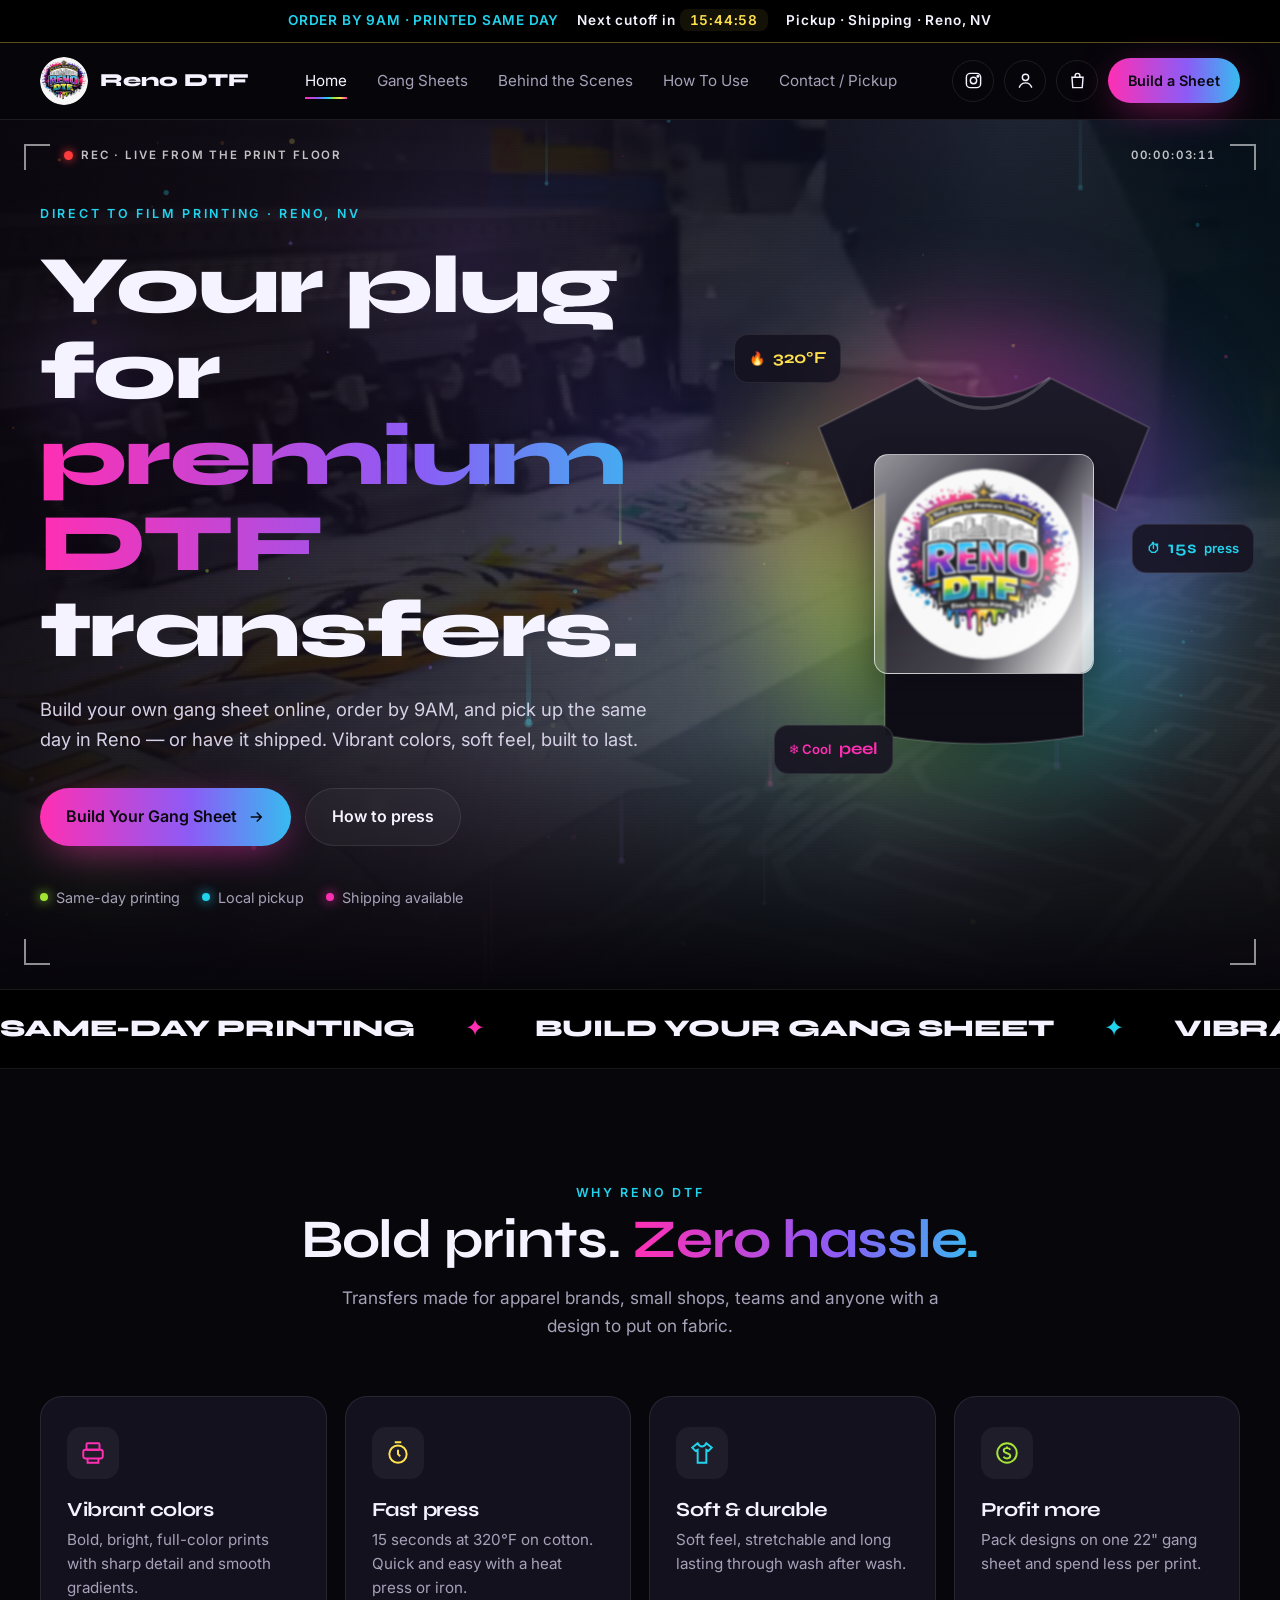
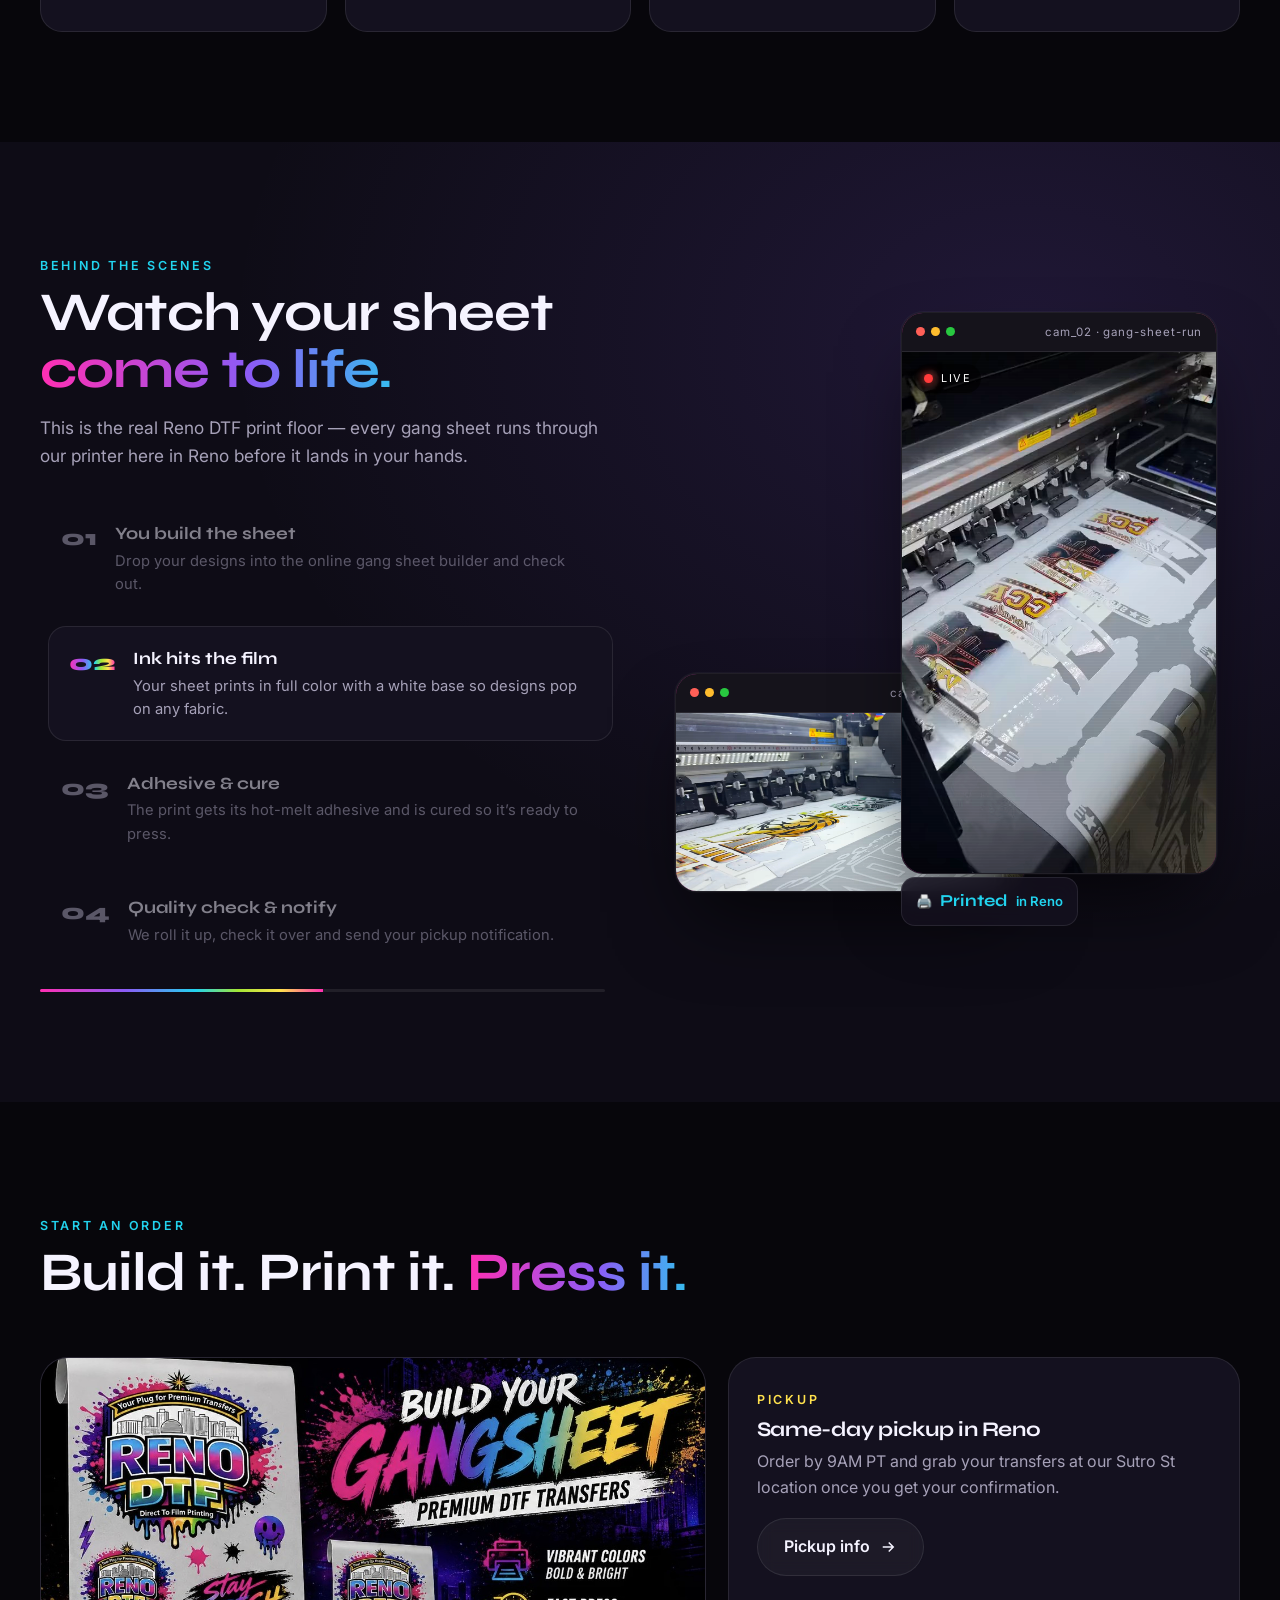
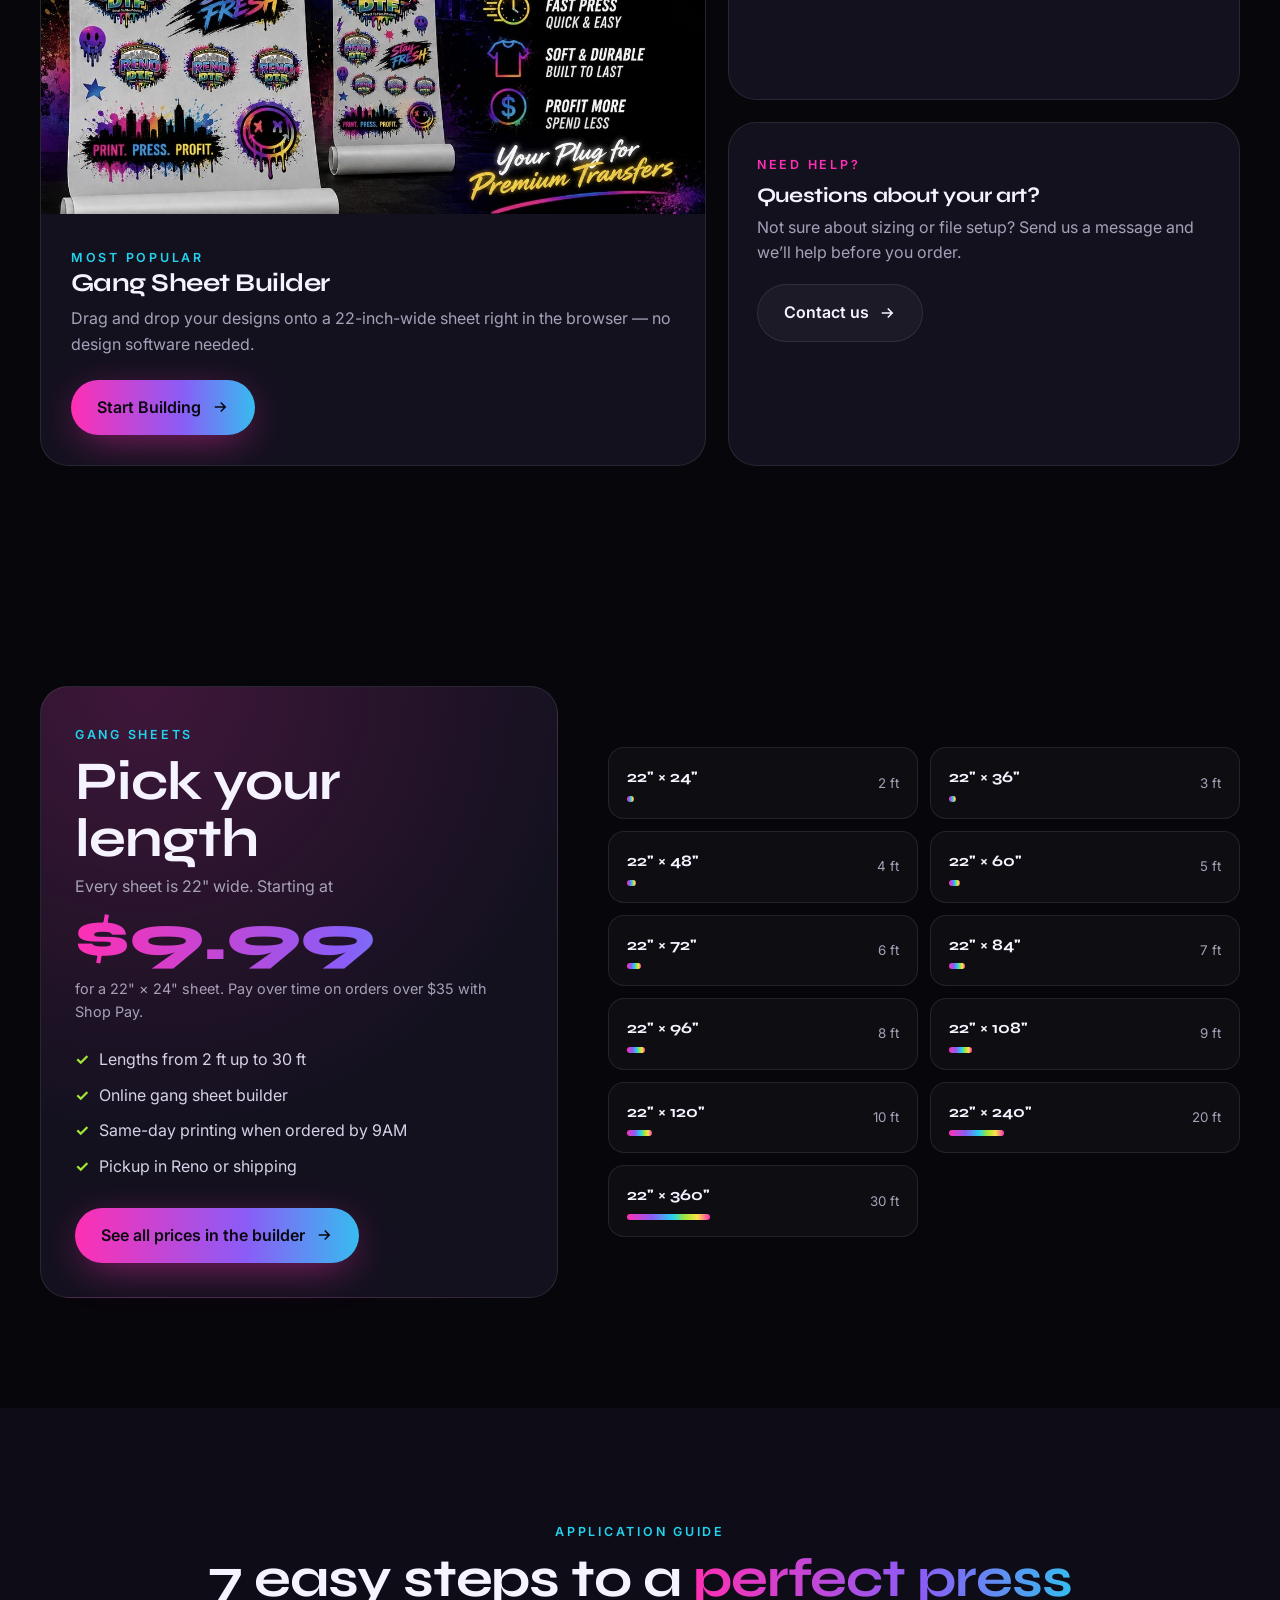
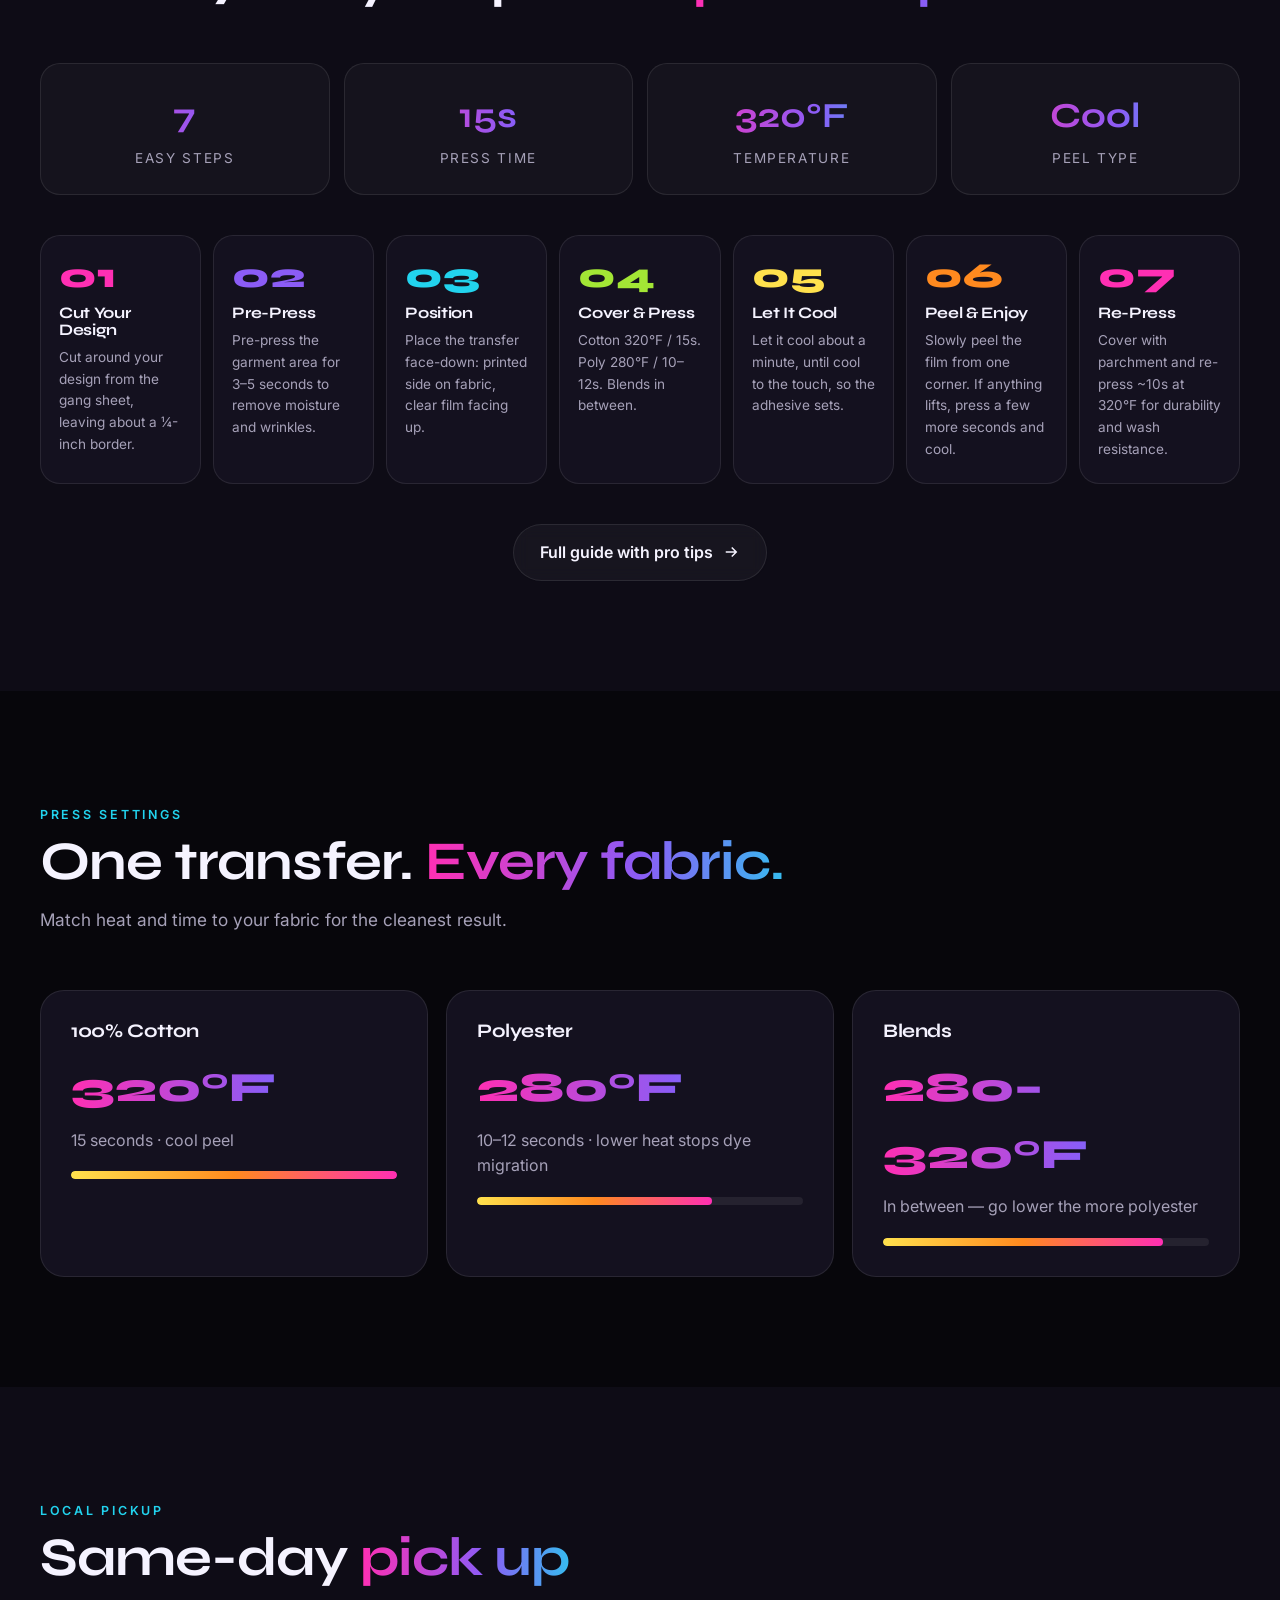
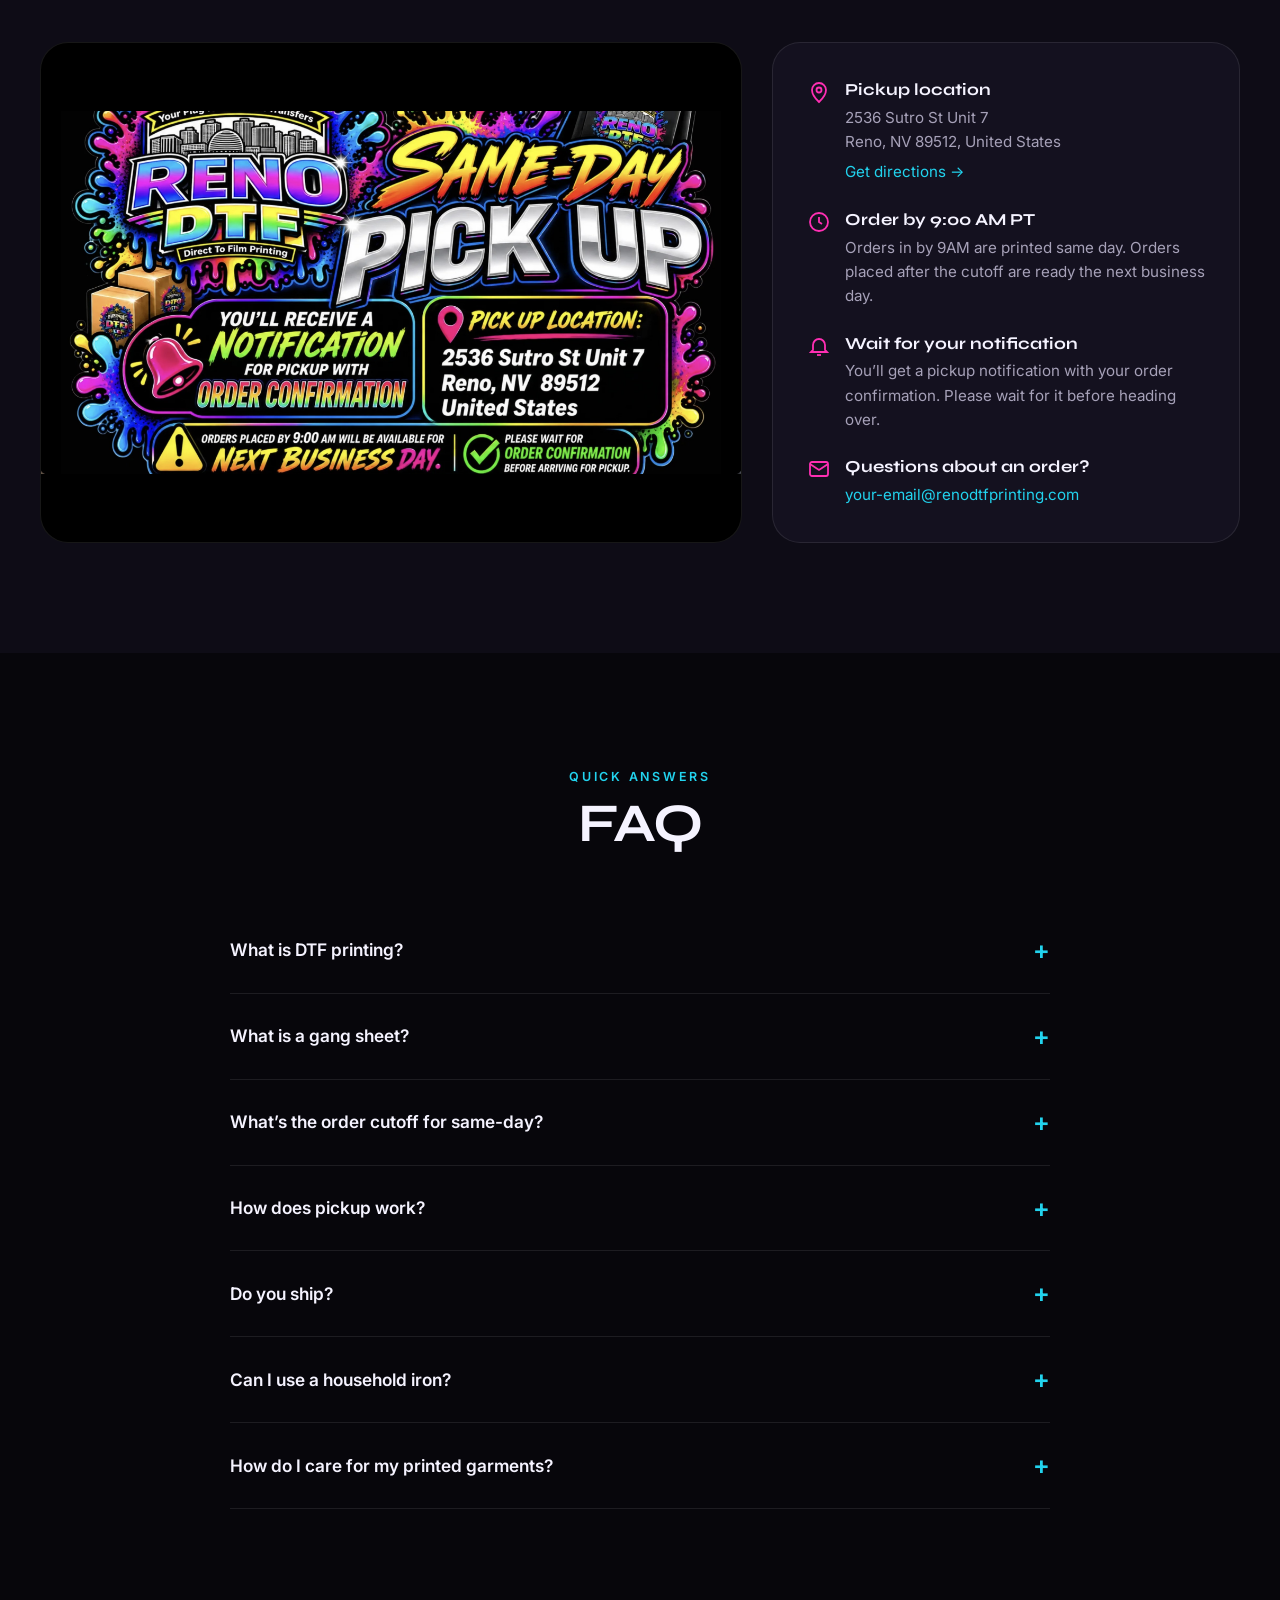
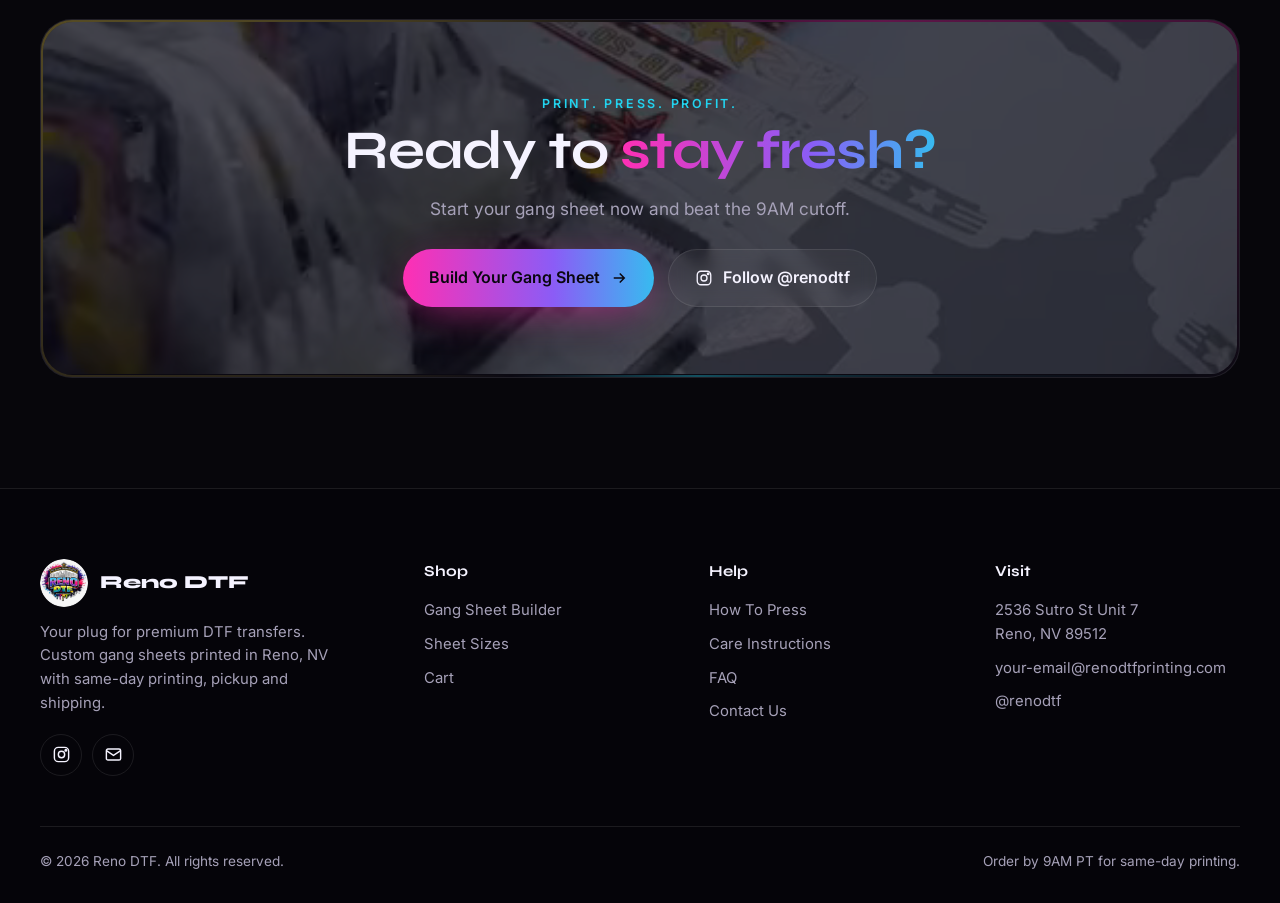
<file: index.html>
<!doctype html>
<html lang="en">
<head>
<meta charset="utf-8">
<meta name="viewport" content="width=device-width,initial-scale=1">
<title>Reno DTF | Custom DTF Transfers & Gang Sheets in Reno, NV</title>
<meta name="description" content="Custom DTF transfers in Reno, NV. Build your own gang sheet, order by 9AM for same-day printing, pickup and shipping.">
<meta property="og:title" content="Reno DTF | Custom DTF Transfers & Gang Sheets in Reno, NV">
<meta property="og:description" content="Custom DTF transfers in Reno, NV. Build your own gang sheet, order by 9AM for same-day printing, pickup and shipping.">
<meta property="og:image" content="/assets/img/gangsheet-flyer.jpg">
<meta name="theme-color" content="#07060b">
<link rel="icon" href="/assets/img/favicon.png">
<link rel="preconnect" href="https://fonts.googleapis.com">
<link rel="preconnect" href="https://fonts.gstatic.com" crossorigin>
<link href="https://fonts.googleapis.com/css2?family=Inter:wght@400;500;600;700&family=Syne:wght@600;700;800&display=swap" rel="stylesheet">
<link rel="stylesheet" href="/css/style.css">
<script type="application/ld+json">
{"@context":"https://schema.org","@type":"LocalBusiness","name":"Reno DTF","description":"Custom DTF transfers and gang sheets in Reno, NV with same-day printing, pickup and shipping.","url":"https://www.renodtfprinting.com","image":"https://www.renodtfprinting.com/assets/img/logo.png","video":"https://www.renodtfprinting.com/assets/video/print-floor.mp4","address":{"@type":"PostalAddress","streetAddress":"2536 Sutro St Unit 7","addressLocality":"Reno","addressRegion":"NV","postalCode":"89512","addressCountry":"US"},"sameAs":["https://www.instagram.com/renodtf/"]}
</script>
</head>
<body>
<div class="topbar"><div class="topbar-inner">
  <span class="pill">ORDER BY 9AM · PRINTED SAME DAY</span>
  <span><span data-countdown-label>Same-day cutoff in</span> <span class="countdown" data-countdown>--:--:--</span></span>
  <span>Pickup · Shipping · Reno, NV</span>
</div></div>
<header class="header"><nav class="nav container" aria-label="Main">
  <a class="brand" href="/"><img src="/assets/img/logo.png" alt="Reno DTF logo" width="48" height="48">Reno DTF</a>
  <div class="nav-links"><a href="/" class="active">Home</a><a href="/#order">Gang Sheets</a><a href="/#behind-the-scenes">Behind the Scenes</a><a href="/how-to-use.html">How To Use</a><a href="/contact.html">Contact / Pickup</a></div>
  <div class="nav-actions">
    <a class="icon-btn" data-ig aria-label="Instagram"><svg viewBox="0 0 24 24" fill="none" stroke="currentColor" stroke-width="1.8"><rect x="3" y="3" width="18" height="18" rx="5"/><circle cx="12" cy="12" r="4"/><circle cx="17.5" cy="6.5" r="1" fill="currentColor"/></svg></a>
    <a class="icon-btn" data-shop="login" aria-label="Sign in with Shop"><svg viewBox="0 0 24 24" fill="none" stroke="currentColor" stroke-width="1.8"><circle cx="12" cy="8" r="4"/><path d="M4 21c1.5-4 4.5-6 8-6s6.5 2 8 6"/></svg></a>
    <a class="icon-btn" data-shop="cart" aria-label="Cart"><svg viewBox="0 0 24 24" fill="none" stroke="currentColor" stroke-width="1.8"><path d="M5 8h14l-1 13H6L5 8Z"/><path d="M9 8V6a3 3 0 0 1 6 0v2"/></svg></a>
    <a class="btn btn-primary nav-cta" data-shop="builder">Build a Sheet</a>
    <button class="icon-btn menu-toggle" aria-label="Open menu" aria-expanded="false"><svg viewBox="0 0 24 24" fill="none" stroke="currentColor" stroke-width="1.8"><path d="M4 7h16M4 12h16M4 17h16"/></svg></button>
  </div>
</nav></header>
<div class="mobile-menu"><a href="/" class="active">Home</a><a href="/#order">Gang Sheets</a><a href="/#behind-the-scenes">Behind the Scenes</a><a href="/how-to-use.html">How To Use</a><a href="/contact.html">Contact / Pickup</a><a class="btn btn-primary" data-shop="builder">Build Your Gang Sheet</a><a class="btn btn-shop" data-shop="login">Sign in with Shop</a></div>
<main id="main">
<section class="hero">
  <div class="video-bg" aria-hidden="true">
    <video class="bg-video" autoplay muted loop playsinline preload="auto" poster="/assets/video/print-floor-poster.jpg">
      <source src="/assets/video/print-floor.webm" type="video/webm">
      <source src="/assets/video/print-floor.mp4" type="video/mp4">
    </video>
    <div class="video-tint"></div><div class="scanlines"></div><div class="scan-beam"></div>
  </div>
  <canvas id="ink-canvas" aria-hidden="true"></canvas>
  <div class="viewfinder" aria-hidden="true"><i></i><i></i><i></i><i></i>
    <span class="rec"><b></b>REC · LIVE FROM THE PRINT FLOOR</span>
    <span class="tc" data-timecode>00:00:00:00</span>
  </div>
  <div class="container hero-grid">
    <div>
      <span class="eyebrow">Direct To Film Printing · Reno, NV</span>
      <h1><span class="line"><span>Your plug for</span></span><span class="line"><span class="grad-text">premium DTF</span></span><span class="line"><span>transfers.</span></span></h1>
      <p class="lead">Build your own gang sheet online, order by 9AM, and pick up the same day in Reno — or have it shipped. Vibrant colors, soft feel, built to last.</p>
      <div class="hero-ctas">
        <a class="btn btn-primary" data-shop="builder">Build Your Gang Sheet <svg viewBox="0 0 24 24" fill="none" stroke="currentColor" stroke-width="2"><path d="M5 12h14M13 6l6 6-6 6"/></svg></a>
        <a class="btn btn-ghost" href="/how-to-use.html">How to press</a>
      </div>
      <div class="hero-badges"><span><i></i>Same-day printing</span><span><i style="background:var(--cyan);box-shadow:0 0 12px var(--cyan)"></i>Local pickup</span><span><i style="background:var(--pink);box-shadow:0 0 12px var(--pink)"></i>Shipping available</span></div>
    </div>
    <div class="peel-stage" aria-hidden="true">
      <div class="peel-glow"></div>
      <div class="shirt"><svg viewBox="0 0 400 400"><defs><linearGradient id="sg" x1="0" y1="0" x2="0" y2="1"><stop offset="0" stop-color="#1d1a29"/><stop offset="1" stop-color="#0d0b14"/></linearGradient></defs>
<path d="M140 40 Q200 75 260 40 L350 85 L320 160 L290 145 L290 365 Q200 380 110 365 L110 145 L80 160 L50 85 Z" fill="url(#sg)" stroke="rgba(255,255,255,.12)" stroke-width="2"/>
<path d="M140 40 Q200 95 260 40" fill="none" stroke="rgba(255,255,255,.18)" stroke-width="3"/></svg></div>
      <img class="print" src="/assets/img/logo.png" alt="">
      <div class="film"></div>
      <div class="press-tag t1">🔥 <b>320°F</b></div>
      <div class="press-tag t2">⏱ <b>15s</b> press</div>
      <div class="press-tag t3">❄️ Cool <b>peel</b></div>
    </div>
  </div>
</section>

<div class="marquee" aria-hidden="true"><div class="marquee-track">
  <span>Same-day printing</span><span>Build your gang sheet</span><span>Vibrant colors</span><span>Soft & stretchable</span><span>Local Reno pickup</span><span>Print. Press. Profit.</span><span>Stay fresh</span><span>Same-day printing</span><span>Build your gang sheet</span><span>Vibrant colors</span><span>Soft & stretchable</span><span>Local Reno pickup</span><span>Print. Press. Profit.</span><span>Stay fresh</span>
</div></div>

<section>
  <div class="container">
    <div class="section-head center reveal"><span class="eyebrow">Why Reno DTF</span><h2>Bold prints. <span class="grad-text">Zero hassle.</span></h2><p class="lead">Transfers made for apparel brands, small shops, teams and anyone with a design to put on fabric.</p></div>
    <div class="feature-grid">
      <div class="feature reveal"><div class="ico" style="color:var(--pink)"><svg viewBox="0 0 24 24" fill="none" stroke="currentColor" stroke-width="1.8"><rect x="6" y="3" width="12" height="6" rx="1"/><rect x="3" y="9" width="18" height="8" rx="2"/><path d="M7 17v4h10v-4"/></svg></div><h3>Vibrant colors</h3><p>Bold, bright, full-color prints with sharp detail and smooth gradients.</p></div>
      <div class="feature reveal d1"><div class="ico" style="color:var(--yellow)"><svg viewBox="0 0 24 24" fill="none" stroke="currentColor" stroke-width="1.8"><circle cx="12" cy="13" r="8"/><path d="M12 9v4l2 2M9 2h6"/></svg></div><h3>Fast press</h3><p>15 seconds at 320°F on cotton. Quick and easy with a heat press or iron.</p></div>
      <div class="feature reveal d2"><div class="ico" style="color:var(--cyan)"><svg viewBox="0 0 24 24" fill="none" stroke="currentColor" stroke-width="1.8"><path d="M8 3 3 7l3 3 2-1v12h8V9l2 1 3-3-5-4c-1 2-3 3-4 3s-3-1-4-3Z"/></svg></div><h3>Soft & durable</h3><p>Soft feel, stretchable and long lasting through wash after wash.</p></div>
      <div class="feature reveal d3"><div class="ico" style="color:var(--lime)"><svg viewBox="0 0 24 24" fill="none" stroke="currentColor" stroke-width="1.8"><circle cx="12" cy="12" r="9"/><path d="M15 9c-.5-1-1.6-1.5-3-1.5-1.8 0-3 .9-3 2.2 0 3.3 6 1.8 6 4.9 0 1.3-1.3 2.4-3 2.4-1.5 0-2.7-.6-3.2-1.7M12 6v1.5M12 16.5V18"/></svg></div><h3>Profit more</h3><p>Pack designs on one 22" gang sheet and spend less per print.</p></div>
    </div>
  </div>
</section>

<section id="behind-the-scenes" class="bts">
  <div class="container bts-grid">
    <div class="bts-copy">
      <span class="eyebrow">Behind the scenes</span>
      <h2>Watch your sheet <span class="grad-text">come to life.</span></h2>
      <p class="lead">This is the real Reno DTF print floor — every gang sheet runs through our printer here in Reno before it lands in your hands.</p>
      <ol class="process" data-process>
        <li class="active"><span class="p-num">01</span><div><h4>You build the sheet</h4><p>Drop your designs into the online gang sheet builder and check out.</p></div></li>
        <li><span class="p-num">02</span><div><h4>Ink hits the film</h4><p>Your sheet prints in full color with a white base so designs pop on any fabric.</p></div></li>
        <li><span class="p-num">03</span><div><h4>Adhesive & cure</h4><p>The print gets its hot-melt adhesive and is cured so it’s ready to press.</p></div></li>
        <li><span class="p-num">04</span><div><h4>Quality check & notify</h4><p>We roll it up, check it over and send your pickup notification.</p></div></li>
      </ol>
      <div class="process-bar"><span data-process-bar></span></div>
    </div>
    <div class="bts-media">
      <div class="monitor">
        <div class="monitor-top"><span></span><span></span><span></span><em>cam_02 · gang-sheet-run</em></div>
        <div class="monitor-screen">
          <video autoplay muted loop playsinline preload="metadata" poster="/assets/video/gang-sheet-run-poster.jpg" data-bts-video>
            <source src="/assets/video/gang-sheet-run.webm" type="video/webm"><source src="/assets/video/gang-sheet-run.mp4" type="video/mp4">
          </video>
          <div class="scanlines"></div>
          <span class="rec small"><b></b>LIVE</span>
        </div>
      </div>
      <div class="monitor monitor-alt">
        <div class="monitor-top"><span></span><span></span><span></span><em>cam_01 · print head</em></div>
        <div class="monitor-screen">
          <video autoplay muted loop playsinline preload="metadata" poster="/assets/video/print-floor-poster.jpg">
            <source src="/assets/video/print-floor.webm" type="video/webm">
            <source src="/assets/video/print-floor.mp4" type="video/mp4">
          </video>
          <div class="scanlines"></div>
        </div>
      </div>
      <div class="press-tag t2 bts-tag">🖨️ <b>Printed</b> in Reno</div>
    </div>
  </div>
</section>

<section id="order">
  <div class="container">
    <div class="section-head reveal"><span class="eyebrow">Start an order</span><h2>Build it. Print it. <span class="grad-text">Press it.</span></h2></div>
    <div class="paths">
      <a class="path-card reveal" data-shop="builder">
        <div class="media"><img src="/assets/img/gangsheet-flyer.jpg" alt="Build your gang sheet — premium DTF transfers"></div>
        <div class="body"><span class="eyebrow">Most popular</span><h3>Gang Sheet Builder</h3><p>Drag and drop your designs onto a 22-inch-wide sheet right in the browser — no design software needed.</p><span class="btn btn-primary">Start Building <svg viewBox="0 0 24 24" fill="none" stroke="currentColor" stroke-width="2"><path d="M5 12h14M13 6l6 6-6 6"/></svg></span></div>
      </a>
      <div class="stack">
        <div class="mini-card reveal d1"><span class="eyebrow" style="color:var(--yellow)">Pickup</span><h3>Same-day pickup in Reno</h3><p>Order by 9AM PT and grab your transfers at our Sutro St location once you get your confirmation.</p><a class="btn btn-ghost" href="/contact.html">Pickup info <svg viewBox="0 0 24 24" fill="none" stroke="currentColor" stroke-width="2"><path d="M5 12h14M13 6l6 6-6 6"/></svg></a></div>
        <div class="mini-card reveal d2"><span class="eyebrow" style="color:var(--pink)">Need help?</span><h3>Questions about your art?</h3><p>Not sure about sizing or file setup? Send us a message and we’ll help before you order.</p><a class="btn btn-ghost" href="/contact.html#form">Contact us <svg viewBox="0 0 24 24" fill="none" stroke="currentColor" stroke-width="2"><path d="M5 12h14M13 6l6 6-6 6"/></svg></a></div>
      </div>
    </div>
  </div>
</section>

<section id="sizes">
  <div class="container sizes-wrap">
    <div class="price-box reveal">
      <span class="eyebrow">Gang sheets</span>
      <h2 style="margin-bottom:6px">Pick your length</h2>
      <p style="color:var(--muted)">Every sheet is 22" wide. Starting at</p>
      <div class="price grad-text" style="margin-top:8px">$9.99</div>
      <p style="color:var(--muted);font-size:.9rem;margin-top:6px">for a 22" × 24" sheet. Pay over time on orders over $35 with Shop Pay.</p>
      <ul><li>Lengths from 2 ft up to 30 ft</li><li>Online gang sheet builder</li><li>Same-day printing when ordered by 9AM</li><li>Pickup in Reno or shipping</li></ul>
      <a class="btn btn-primary" data-shop="builder">See all prices in the builder <svg viewBox="0 0 24 24" fill="none" stroke="currentColor" stroke-width="2"><path d="M5 12h14M13 6l6 6-6 6"/></svg></a>
    </div>
    <div class="sizes"><a class="size reveal" data-shop="builder"><div><b>22" × 24"</b><div class="size-bar" style="width:10%"></div></div><small>2 ft</small></a><a class="size reveal" data-shop="builder"><div><b>22" × 36"</b><div class="size-bar" style="width:10%"></div></div><small>3 ft</small></a><a class="size reveal" data-shop="builder"><div><b>22" × 48"</b><div class="size-bar" style="width:13%"></div></div><small>4 ft</small></a><a class="size reveal" data-shop="builder"><div><b>22" × 60"</b><div class="size-bar" style="width:16%"></div></div><small>5 ft</small></a><a class="size reveal" data-shop="builder"><div><b>22" × 72"</b><div class="size-bar" style="width:20%"></div></div><small>6 ft</small></a><a class="size reveal" data-shop="builder"><div><b>22" × 84"</b><div class="size-bar" style="width:23%"></div></div><small>7 ft</small></a><a class="size reveal" data-shop="builder"><div><b>22" × 96"</b><div class="size-bar" style="width:26%"></div></div><small>8 ft</small></a><a class="size reveal" data-shop="builder"><div><b>22" × 108"</b><div class="size-bar" style="width:30%"></div></div><small>9 ft</small></a><a class="size reveal" data-shop="builder"><div><b>22" × 120"</b><div class="size-bar" style="width:33%"></div></div><small>10 ft</small></a><a class="size reveal" data-shop="builder"><div><b>22" × 240"</b><div class="size-bar" style="width:66%"></div></div><small>20 ft</small></a><a class="size reveal" data-shop="builder"><div><b>22" × 360"</b><div class="size-bar" style="width:100%"></div></div><small>30 ft</small></a></div>
  </div>
</section>

<section style="background:var(--bg-2)">
  <div class="container">
    <div class="section-head center reveal"><span class="eyebrow">Application guide</span><h2>7 easy steps to a <span class="grad-text">perfect press</span></h2></div>
    <div class="quick">
  <div class="reveal"><b class="grad-text">7</b><span>Easy steps</span></div>
  <div class="reveal d1"><b class="grad-text">15s</b><span>Press time</span></div>
  <div class="reveal d2"><b class="grad-text">320°F</b><span>Temperature</span></div>
  <div class="reveal d3"><b class="grad-text">Cool</b><span>Peel type</span></div>
</div>
    <div class="steps"><div class="step reveal d0"><div class="num" style="color:var(--pink)">01</div><h3>Cut Your Design</h3><p>Cut around your design from the gang sheet, leaving about a ¼-inch border.</p></div><div class="step reveal d1"><div class="num" style="color:var(--violet)">02</div><h3>Pre-Press</h3><p>Pre-press the garment area for 3–5 seconds to remove moisture and wrinkles.</p></div><div class="step reveal d2"><div class="num" style="color:var(--cyan)">03</div><h3>Position</h3><p>Place the transfer face-down: printed side on fabric, clear film facing up.</p></div><div class="step reveal d3"><div class="num" style="color:var(--lime)">04</div><h3>Cover & Press</h3><p>Cotton 320°F / 15s. Poly 280°F / 10–12s. Blends in between.</p></div><div class="step reveal d0"><div class="num" style="color:var(--yellow)">05</div><h3>Let It Cool</h3><p>Let it cool about a minute, until cool to the touch, so the adhesive sets.</p></div><div class="step reveal d1"><div class="num" style="color:var(--orange)">06</div><h3>Peel & Enjoy</h3><p>Slowly peel the film from one corner. If anything lifts, press a few more seconds and cool.</p></div><div class="step reveal d2"><div class="num" style="color:var(--pink)">07</div><h3>Re-Press</h3><p>Cover with parchment and re-press ~10s at 320°F for durability and wash resistance.</p></div></div>
    <div style="text-align:center;margin-top:40px" class="reveal"><a class="btn btn-ghost" href="/how-to-use.html">Full guide with pro tips <svg viewBox="0 0 24 24" fill="none" stroke="currentColor" stroke-width="2"><path d="M5 12h14M13 6l6 6-6 6"/></svg></a></div>
  </div>
</section>

<section>
  <div class="container">
    <div class="section-head reveal"><span class="eyebrow">Press settings</span><h2>One transfer. <span class="grad-text">Every fabric.</span></h2><p class="lead">Match heat and time to your fabric for the cleanest result.</p></div>
    <div class="fabric">
  <div class="fab reveal"><h3>100% Cotton</h3><div class="temp grad-text">320°F</div><div class="meta">15 seconds · cool peel</div><div class="thermo"><span style="--w:100%"></span></div></div>
  <div class="fab reveal d1"><h3>Polyester</h3><div class="temp grad-text">280°F</div><div class="meta">10–12 seconds · lower heat stops dye migration</div><div class="thermo"><span style="--w:72%"></span></div></div>
  <div class="fab reveal d2"><h3>Blends</h3><div class="temp grad-text">280–320°F</div><div class="meta">In between — go lower the more polyester</div><div class="thermo"><span style="--w:86%"></span></div></div>
</div>
  </div>
</section>

<section style="background:var(--bg-2)">
  <div class="container">
    <div class="section-head reveal"><span class="eyebrow">Local pickup</span><h2>Same-day <span class="grad-text">pick up</span></h2></div>
    <div class="pickup">
  <div class="pickup-img reveal"><img src="/assets/img/pickup-flyer.jpg" alt="Reno DTF same-day pickup flyer — 2536 Sutro St Unit 7, Reno NV"></div>
  <div class="pickup-info reveal d1">
    <div class="row"><svg viewBox="0 0 24 24" fill="none" stroke="currentColor" stroke-width="1.8"><path d="M12 22s7-6.5 7-12a7 7 0 1 0-14 0c0 5.5 7 12 7 12Z"/><circle cx="12" cy="10" r="2.5"/></svg><div><h4>Pickup location</h4><p>2536 Sutro St Unit 7<br>Reno, NV 89512, United States</p><p style="margin-top:6px"><a data-maps style="color:var(--cyan)">Get directions →</a></p></div></div>
    <div class="row"><svg viewBox="0 0 24 24" fill="none" stroke="currentColor" stroke-width="1.8"><circle cx="12" cy="12" r="9"/><path d="M12 7v5l3 2"/></svg><div><h4>Order by 9:00 AM PT</h4><p>Orders in by 9AM are printed same day. Orders placed after the cutoff are ready the next business day.</p></div></div>
    <div class="row"><svg viewBox="0 0 24 24" fill="none" stroke="currentColor" stroke-width="1.8"><path d="M6 16V11a6 6 0 1 1 12 0v5l2 2H4l2-2Z"/><path d="M10 21h4"/></svg><div><h4>Wait for your notification</h4><p>You’ll get a pickup notification with your order confirmation. Please wait for it before heading over.</p></div></div>
    <div class="row"><svg viewBox="0 0 24 24" fill="none" stroke="currentColor" stroke-width="1.8"><rect x="3" y="5" width="18" height="14" rx="2"/><path d="m3 7 9 6 9-6"/></svg><div><h4>Questions about an order?</h4><p><a data-email style="color:var(--cyan)"></a></p></div></div>
  </div>
</div>
  </div>
</section>

<section id="faq">
  <div class="container">
    <div class="section-head center reveal"><span class="eyebrow">Quick answers</span><h2>FAQ</h2></div>
    <div class="faq reveal">
      <details><summary>What is DTF printing?</summary><p>DTF (Direct To Film) prints your design onto a special film with adhesive. You heat-press it onto fabric, peel the film away, and the design stays on the garment — bright, soft and stretchable.</p></details>
      <details><summary>What is a gang sheet?</summary><p>A gang sheet is one 22-inch-wide sheet packed with as many designs as you want. You cut them apart and press each one, so you pay for the sheet, not per design.</p></details>
      <details><summary>What’s the order cutoff for same-day?</summary><p>Order by 9:00 AM Pacific Time for same-day printing. Orders after the cutoff are ready the next business day.</p></details>
      <details><summary>How does pickup work?</summary><p>Wait for your pickup notification with your order confirmation, then come to 2536 Sutro St Unit 7, Reno, NV 89512.</p></details>
      <details><summary>Do you ship?</summary><p>Yes — shipping is available. Choose it at checkout.</p></details>
      <details><summary>Can I use a household iron?</summary><p>Yes. A heat press gives the most consistent result, but a household iron works. Press straight down — don’t slide it — and follow the time and temperature guide.</p></details>
      <details><summary>How do I care for my printed garments?</summary><p>Wash inside out in cold water, tumble dry on low heat or air dry, and do not bleach.</p></details>
    </div>
  </div>
</section>

<section style="padding-top:0">
  <div class="container">
    <div class="cta-band reveal"><video class="cta-video" autoplay muted loop playsinline preload="none" poster="/assets/video/gang-sheet-run-poster.jpg" aria-hidden="true"><source src="/assets/video/gang-sheet-run.webm" type="video/webm"><source src="/assets/video/gang-sheet-run.mp4" type="video/mp4"></video>
      <span class="eyebrow">Print. Press. Profit.</span>
      <h2>Ready to <span class="grad-text">stay fresh?</span></h2>
      <p class="lead" style="margin-inline:auto">Start your gang sheet now and beat the 9AM cutoff.</p>
      <div class="hero-ctas"><a class="btn btn-primary" data-shop="builder">Build Your Gang Sheet <svg viewBox="0 0 24 24" fill="none" stroke="currentColor" stroke-width="2"><path d="M5 12h14M13 6l6 6-6 6"/></svg></a><a class="btn btn-ghost" data-ig><svg viewBox="0 0 24 24" fill="none" stroke="currentColor" stroke-width="1.8"><rect x="3" y="3" width="18" height="18" rx="5"/><circle cx="12" cy="12" r="4"/><circle cx="17.5" cy="6.5" r="1" fill="currentColor"/></svg> Follow @renodtf</a></div>
    </div>
  </div>
</section>
</main>
<footer><div class="container">
  <div class="foot">
    <div>
      <a class="brand" href="/"><img src="/assets/img/logo.png" alt="" width="48" height="48">Reno DTF</a>
      <p>Your plug for premium DTF transfers. Custom gang sheets printed in Reno, NV with same-day printing, pickup and shipping.</p>
      <div class="socials"><a class="icon-btn" data-ig aria-label="Instagram"><svg viewBox="0 0 24 24" fill="none" stroke="currentColor" stroke-width="1.8"><rect x="3" y="3" width="18" height="18" rx="5"/><circle cx="12" cy="12" r="4"/><circle cx="17.5" cy="6.5" r="1" fill="currentColor"/></svg></a><a class="icon-btn" data-email data-keep-text aria-label="Email"><svg viewBox="0 0 24 24" fill="none" stroke="currentColor" stroke-width="1.8"><rect x="3" y="5" width="18" height="14" rx="2"/><path d="m3 7 9 6 9-6"/></svg></a></div>
    </div>
    <div><h5>Shop</h5><ul>
      <li><a data-shop="builder">Gang Sheet Builder</a></li>
      <li><a href="/#sizes">Sheet Sizes</a></li>
      <li><a data-shop="cart">Cart</a></li>
    </ul></div>
    <div><h5>Help</h5><ul>
      <li><a href="/how-to-use.html">How To Press</a></li>
      <li><a href="/how-to-use.html#care">Care Instructions</a></li>
      <li><a href="/#faq">FAQ</a></li>
      <li><a href="/contact.html">Contact Us</a></li>
    </ul></div>
    <div><h5>Visit</h5><ul>
      <li><a data-maps>2536 Sutro St Unit 7<br>Reno, NV 89512</a></li>
      <li><a data-email></a></li>
      <li><a data-ig>@renodtf</a></li>
    </ul></div>
  </div>
  <div class="copy"><span>© <span id="year"></span> Reno DTF. All rights reserved.</span><span>Order by 9AM PT for same-day printing.</span></div>
</div></footer>
<div class="toast" role="status">Opening your email app with the order details…</div>
<script src="/js/config.js"></script>
<script src="/js/main.js"></script>
</body>
</html>
</file>
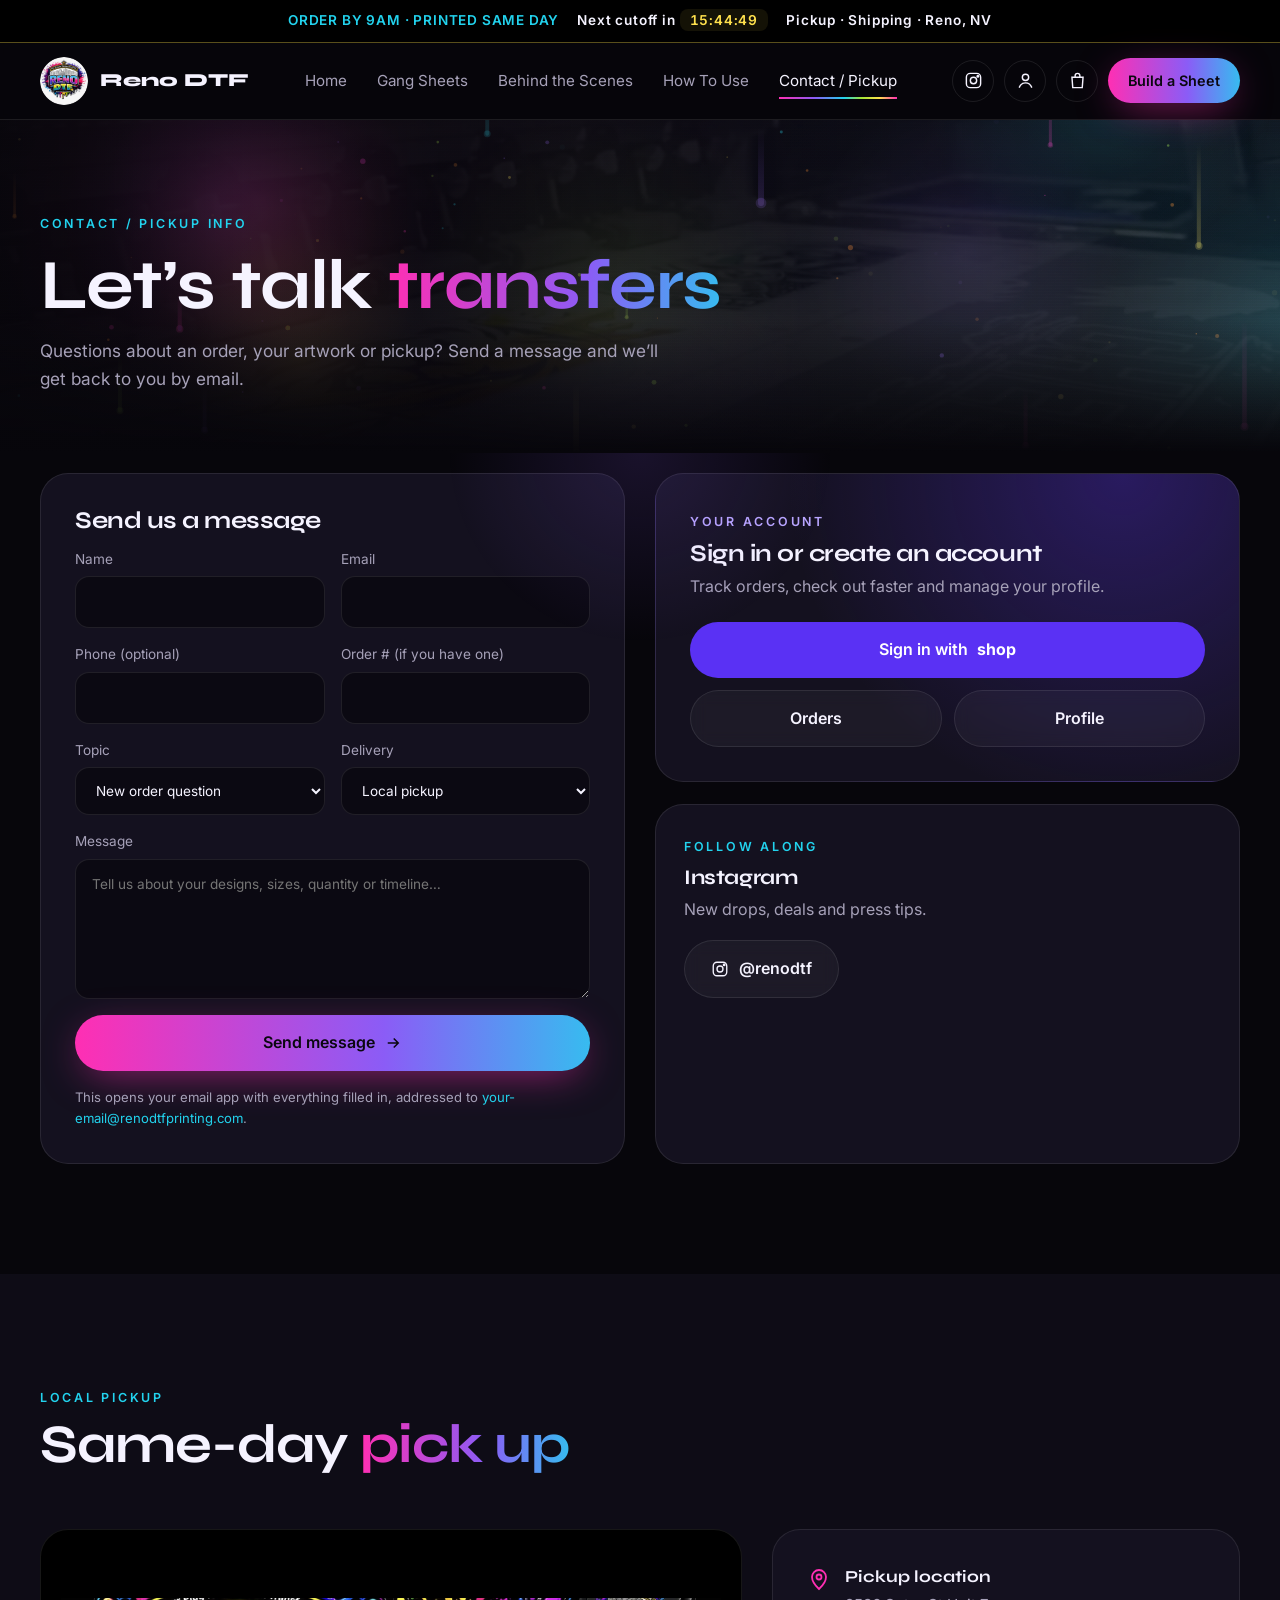
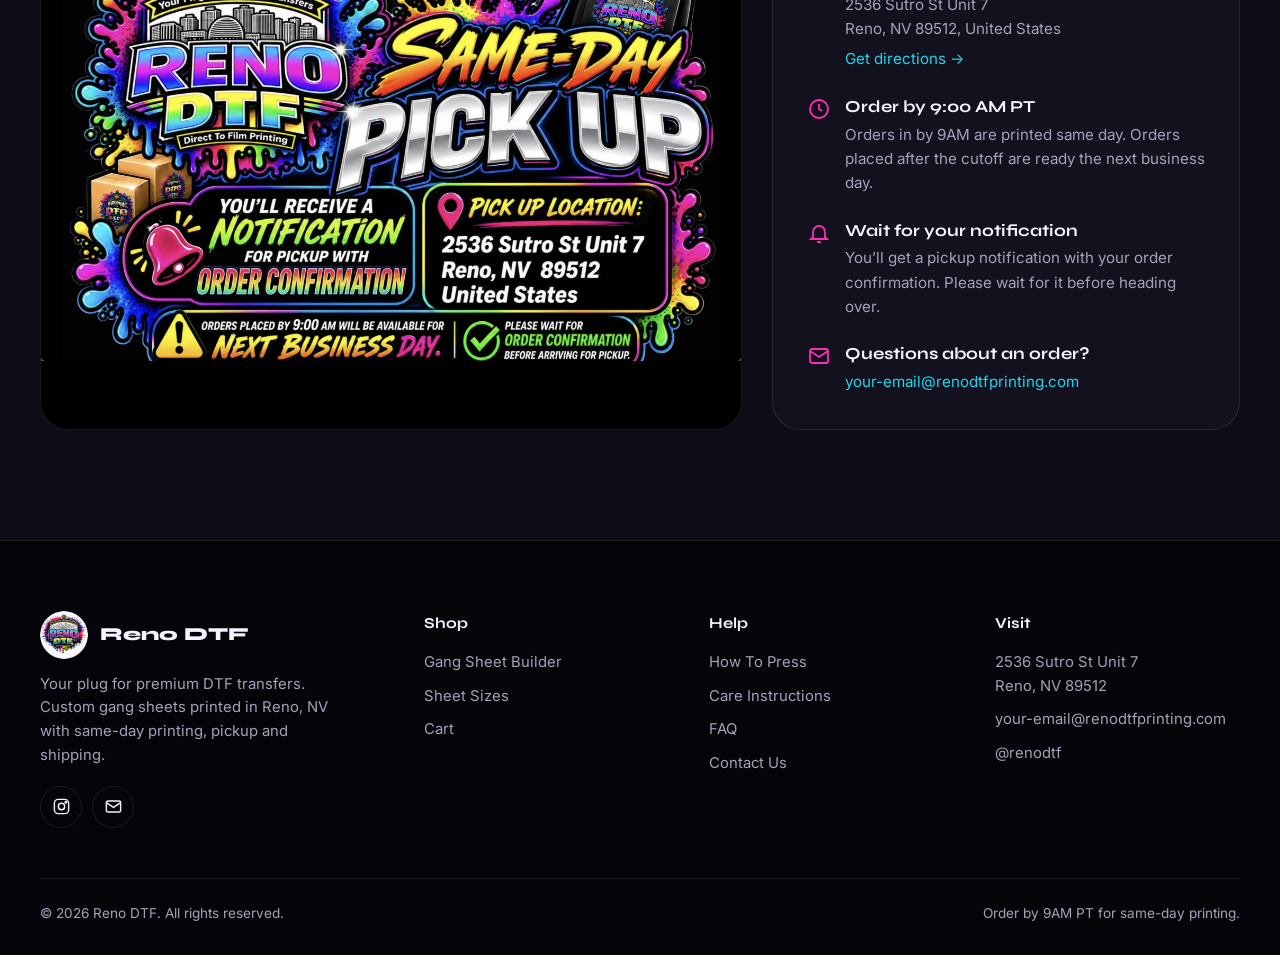
<file: contact.html>
<!doctype html>
<html lang="en">
<head>
<meta charset="utf-8">
<meta name="viewport" content="width=device-width,initial-scale=1">
<title>Contact & Pickup Info | Reno DTF</title>
<meta name="description" content="Pickup at 2536 Sutro St Unit 7, Reno, NV 89512. Order by 9AM for same-day printing. Contact Reno DTF about your order.">
<meta property="og:title" content="Contact & Pickup Info | Reno DTF">
<meta property="og:description" content="Pickup at 2536 Sutro St Unit 7, Reno, NV 89512. Order by 9AM for same-day printing. Contact Reno DTF about your order.">
<meta property="og:image" content="/assets/img/gangsheet-flyer.jpg">
<meta name="theme-color" content="#07060b">
<link rel="icon" href="/assets/img/favicon.png">
<link rel="preconnect" href="https://fonts.googleapis.com">
<link rel="preconnect" href="https://fonts.gstatic.com" crossorigin>
<link href="https://fonts.googleapis.com/css2?family=Inter:wght@400;500;600;700&family=Syne:wght@600;700;800&display=swap" rel="stylesheet">
<link rel="stylesheet" href="/css/style.css">
<script type="application/ld+json">
{"@context":"https://schema.org","@type":"LocalBusiness","name":"Reno DTF","description":"Custom DTF transfers and gang sheets in Reno, NV with same-day printing, pickup and shipping.","url":"https://www.renodtfprinting.com","image":"https://www.renodtfprinting.com/assets/img/logo.png","video":"https://www.renodtfprinting.com/assets/video/print-floor.mp4","address":{"@type":"PostalAddress","streetAddress":"2536 Sutro St Unit 7","addressLocality":"Reno","addressRegion":"NV","postalCode":"89512","addressCountry":"US"},"sameAs":["https://www.instagram.com/renodtf/"]}
</script>
</head>
<body>
<div class="topbar"><div class="topbar-inner">
  <span class="pill">ORDER BY 9AM · PRINTED SAME DAY</span>
  <span><span data-countdown-label>Same-day cutoff in</span> <span class="countdown" data-countdown>--:--:--</span></span>
  <span>Pickup · Shipping · Reno, NV</span>
</div></div>
<header class="header"><nav class="nav container" aria-label="Main">
  <a class="brand" href="/"><img src="/assets/img/logo.png" alt="Reno DTF logo" width="48" height="48">Reno DTF</a>
  <div class="nav-links"><a href="/">Home</a><a href="/#order">Gang Sheets</a><a href="/#behind-the-scenes">Behind the Scenes</a><a href="/how-to-use.html">How To Use</a><a href="/contact.html" class="active">Contact / Pickup</a></div>
  <div class="nav-actions">
    <a class="icon-btn" data-ig aria-label="Instagram"><svg viewBox="0 0 24 24" fill="none" stroke="currentColor" stroke-width="1.8"><rect x="3" y="3" width="18" height="18" rx="5"/><circle cx="12" cy="12" r="4"/><circle cx="17.5" cy="6.5" r="1" fill="currentColor"/></svg></a>
    <a class="icon-btn" data-shop="login" aria-label="Sign in with Shop"><svg viewBox="0 0 24 24" fill="none" stroke="currentColor" stroke-width="1.8"><circle cx="12" cy="8" r="4"/><path d="M4 21c1.5-4 4.5-6 8-6s6.5 2 8 6"/></svg></a>
    <a class="icon-btn" data-shop="cart" aria-label="Cart"><svg viewBox="0 0 24 24" fill="none" stroke="currentColor" stroke-width="1.8"><path d="M5 8h14l-1 13H6L5 8Z"/><path d="M9 8V6a3 3 0 0 1 6 0v2"/></svg></a>
    <a class="btn btn-primary nav-cta" data-shop="builder">Build a Sheet</a>
    <button class="icon-btn menu-toggle" aria-label="Open menu" aria-expanded="false"><svg viewBox="0 0 24 24" fill="none" stroke="currentColor" stroke-width="1.8"><path d="M4 7h16M4 12h16M4 17h16"/></svg></button>
  </div>
</nav></header>
<div class="mobile-menu"><a href="/">Home</a><a href="/#order">Gang Sheets</a><a href="/#behind-the-scenes">Behind the Scenes</a><a href="/how-to-use.html">How To Use</a><a href="/contact.html" class="active">Contact / Pickup</a><a class="btn btn-primary" data-shop="builder">Build Your Gang Sheet</a><a class="btn btn-shop" data-shop="login">Sign in with Shop</a></div>
<main id="main">
<section class="page-hero">
  <div class="video-bg" aria-hidden="true">
    <video class="bg-video" autoplay muted loop playsinline preload="metadata" poster="/assets/video/print-floor-poster.jpg">
      <source src="/assets/video/print-floor.webm" type="video/webm">
      <source src="/assets/video/print-floor.mp4" type="video/mp4">
    </video>
    <div class="video-tint"></div><div class="scanlines"></div>
  </div>
  <canvas id="ink-canvas" aria-hidden="true"></canvas>
  <div class="container"><span class="eyebrow">Contact / pickup info</span><h1>Let’s talk <span class="grad-text">transfers</span></h1><p class="lead">Questions about an order, your artwork or pickup? Send a message and we’ll get back to you by email.</p></div>
</section>
<section id="form" style="padding-top:20px"><div class="container contact-grid">
  <form class="form reveal" id="order-form">
    <h3 style="font-size:1.5rem">Send us a message</h3>
    <div class="two"><label>Name<input name="name" required autocomplete="name"></label><label>Email<input name="email" type="email" required autocomplete="email"></label></div>
    <div class="two"><label>Phone (optional)<input name="phone" type="tel" autocomplete="tel"></label><label>Order # (if you have one)<input name="order"></label></div>
    <div class="two">
      <label>Topic<select name="topic"><option>New order question</option><option>Existing order</option><option>Artwork / file help</option><option>Bulk or business order</option><option>Other</option></select></label>
      <label>Delivery<select name="delivery"><option>Local pickup</option><option>Shipping</option><option>Not sure yet</option></select></label>
    </div>
    <label>Message<textarea name="message" required placeholder="Tell us about your designs, sizes, quantity or timeline…"></textarea></label>
    <button class="btn btn-primary" type="submit" style="justify-content:center">Send message <svg viewBox="0 0 24 24" fill="none" stroke="currentColor" stroke-width="2"><path d="M5 12h14M13 6l6 6-6 6"/></svg></button>
    <p class="form-note">This opens your email app with everything filled in, addressed to <a data-email style="color:var(--cyan)"></a>.</p>
  </form>
  <div class="stack">
    <div class="account-card reveal d1">
      <span class="eyebrow" style="color:#b9a6ff">Your account</span>
      <h3 style="font-size:1.5rem;margin-top:8px">Sign in or create an account</h3>
      <p style="color:var(--muted);margin-top:8px">Track orders, check out faster and manage your profile.</p>
      <div class="btns">
        <a class="btn btn-shop" data-shop="login" style="justify-content:center">Sign in with <b>shop</b></a>
        <div class="split"><a class="btn btn-ghost" data-shop="account" style="justify-content:center">Orders</a><a class="btn btn-ghost" data-shop="account" style="justify-content:center">Profile</a></div>
      </div>
    </div>
    <div class="mini-card reveal d2">
      <span class="eyebrow">Follow along</span><h3>Instagram</h3><p>New drops, deals and press tips.</p>
      <a class="btn btn-ghost" data-ig><svg viewBox="0 0 24 24" fill="none" stroke="currentColor" stroke-width="1.8"><rect x="3" y="3" width="18" height="18" rx="5"/><circle cx="12" cy="12" r="4"/><circle cx="17.5" cy="6.5" r="1" fill="currentColor"/></svg> @renodtf</a>
    </div>
  </div>
</div></section>
<section style="background:var(--bg-2)"><div class="container">
  <div class="section-head reveal"><span class="eyebrow">Local pickup</span><h2>Same-day <span class="grad-text">pick up</span></h2></div>
  <div class="pickup">
  <div class="pickup-img reveal"><img src="/assets/img/pickup-flyer.jpg" alt="Reno DTF same-day pickup flyer — 2536 Sutro St Unit 7, Reno NV"></div>
  <div class="pickup-info reveal d1">
    <div class="row"><svg viewBox="0 0 24 24" fill="none" stroke="currentColor" stroke-width="1.8"><path d="M12 22s7-6.5 7-12a7 7 0 1 0-14 0c0 5.5 7 12 7 12Z"/><circle cx="12" cy="10" r="2.5"/></svg><div><h4>Pickup location</h4><p>2536 Sutro St Unit 7<br>Reno, NV 89512, United States</p><p style="margin-top:6px"><a data-maps style="color:var(--cyan)">Get directions →</a></p></div></div>
    <div class="row"><svg viewBox="0 0 24 24" fill="none" stroke="currentColor" stroke-width="1.8"><circle cx="12" cy="12" r="9"/><path d="M12 7v5l3 2"/></svg><div><h4>Order by 9:00 AM PT</h4><p>Orders in by 9AM are printed same day. Orders placed after the cutoff are ready the next business day.</p></div></div>
    <div class="row"><svg viewBox="0 0 24 24" fill="none" stroke="currentColor" stroke-width="1.8"><path d="M6 16V11a6 6 0 1 1 12 0v5l2 2H4l2-2Z"/><path d="M10 21h4"/></svg><div><h4>Wait for your notification</h4><p>You’ll get a pickup notification with your order confirmation. Please wait for it before heading over.</p></div></div>
    <div class="row"><svg viewBox="0 0 24 24" fill="none" stroke="currentColor" stroke-width="1.8"><rect x="3" y="5" width="18" height="14" rx="2"/><path d="m3 7 9 6 9-6"/></svg><div><h4>Questions about an order?</h4><p><a data-email style="color:var(--cyan)"></a></p></div></div>
  </div>
</div>
</div></section>
</main>
<footer><div class="container">
  <div class="foot">
    <div>
      <a class="brand" href="/"><img src="/assets/img/logo.png" alt="" width="48" height="48">Reno DTF</a>
      <p>Your plug for premium DTF transfers. Custom gang sheets printed in Reno, NV with same-day printing, pickup and shipping.</p>
      <div class="socials"><a class="icon-btn" data-ig aria-label="Instagram"><svg viewBox="0 0 24 24" fill="none" stroke="currentColor" stroke-width="1.8"><rect x="3" y="3" width="18" height="18" rx="5"/><circle cx="12" cy="12" r="4"/><circle cx="17.5" cy="6.5" r="1" fill="currentColor"/></svg></a><a class="icon-btn" data-email data-keep-text aria-label="Email"><svg viewBox="0 0 24 24" fill="none" stroke="currentColor" stroke-width="1.8"><rect x="3" y="5" width="18" height="14" rx="2"/><path d="m3 7 9 6 9-6"/></svg></a></div>
    </div>
    <div><h5>Shop</h5><ul>
      <li><a data-shop="builder">Gang Sheet Builder</a></li>
      <li><a href="/#sizes">Sheet Sizes</a></li>
      <li><a data-shop="cart">Cart</a></li>
    </ul></div>
    <div><h5>Help</h5><ul>
      <li><a href="/how-to-use.html">How To Press</a></li>
      <li><a href="/how-to-use.html#care">Care Instructions</a></li>
      <li><a href="/#faq">FAQ</a></li>
      <li><a href="/contact.html">Contact Us</a></li>
    </ul></div>
    <div><h5>Visit</h5><ul>
      <li><a data-maps>2536 Sutro St Unit 7<br>Reno, NV 89512</a></li>
      <li><a data-email></a></li>
      <li><a data-ig>@renodtf</a></li>
    </ul></div>
  </div>
  <div class="copy"><span>© <span id="year"></span> Reno DTF. All rights reserved.</span><span>Order by 9AM PT for same-day printing.</span></div>
</div></footer>
<div class="toast" role="status">Opening your email app with the order details…</div>
<script src="/js/config.js"></script>
<script src="/js/main.js"></script>
</body>
</html>
</file>
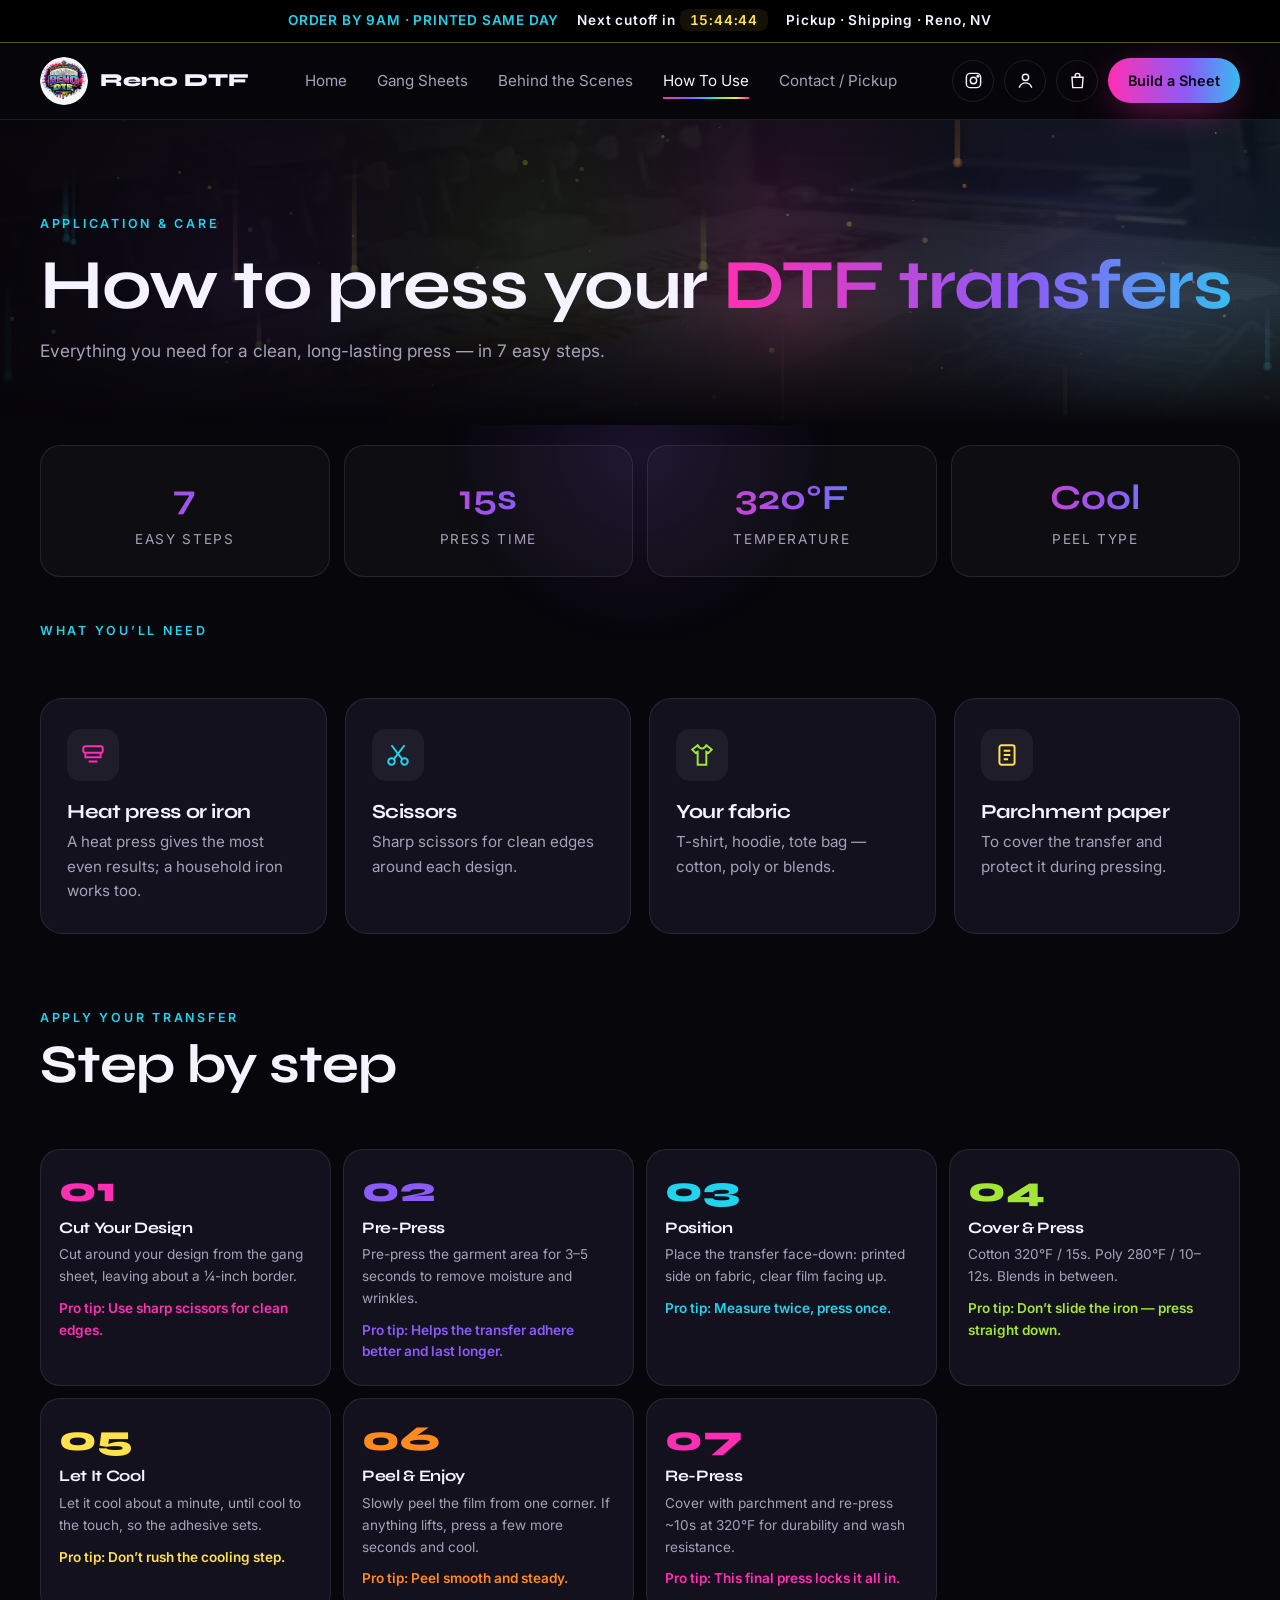
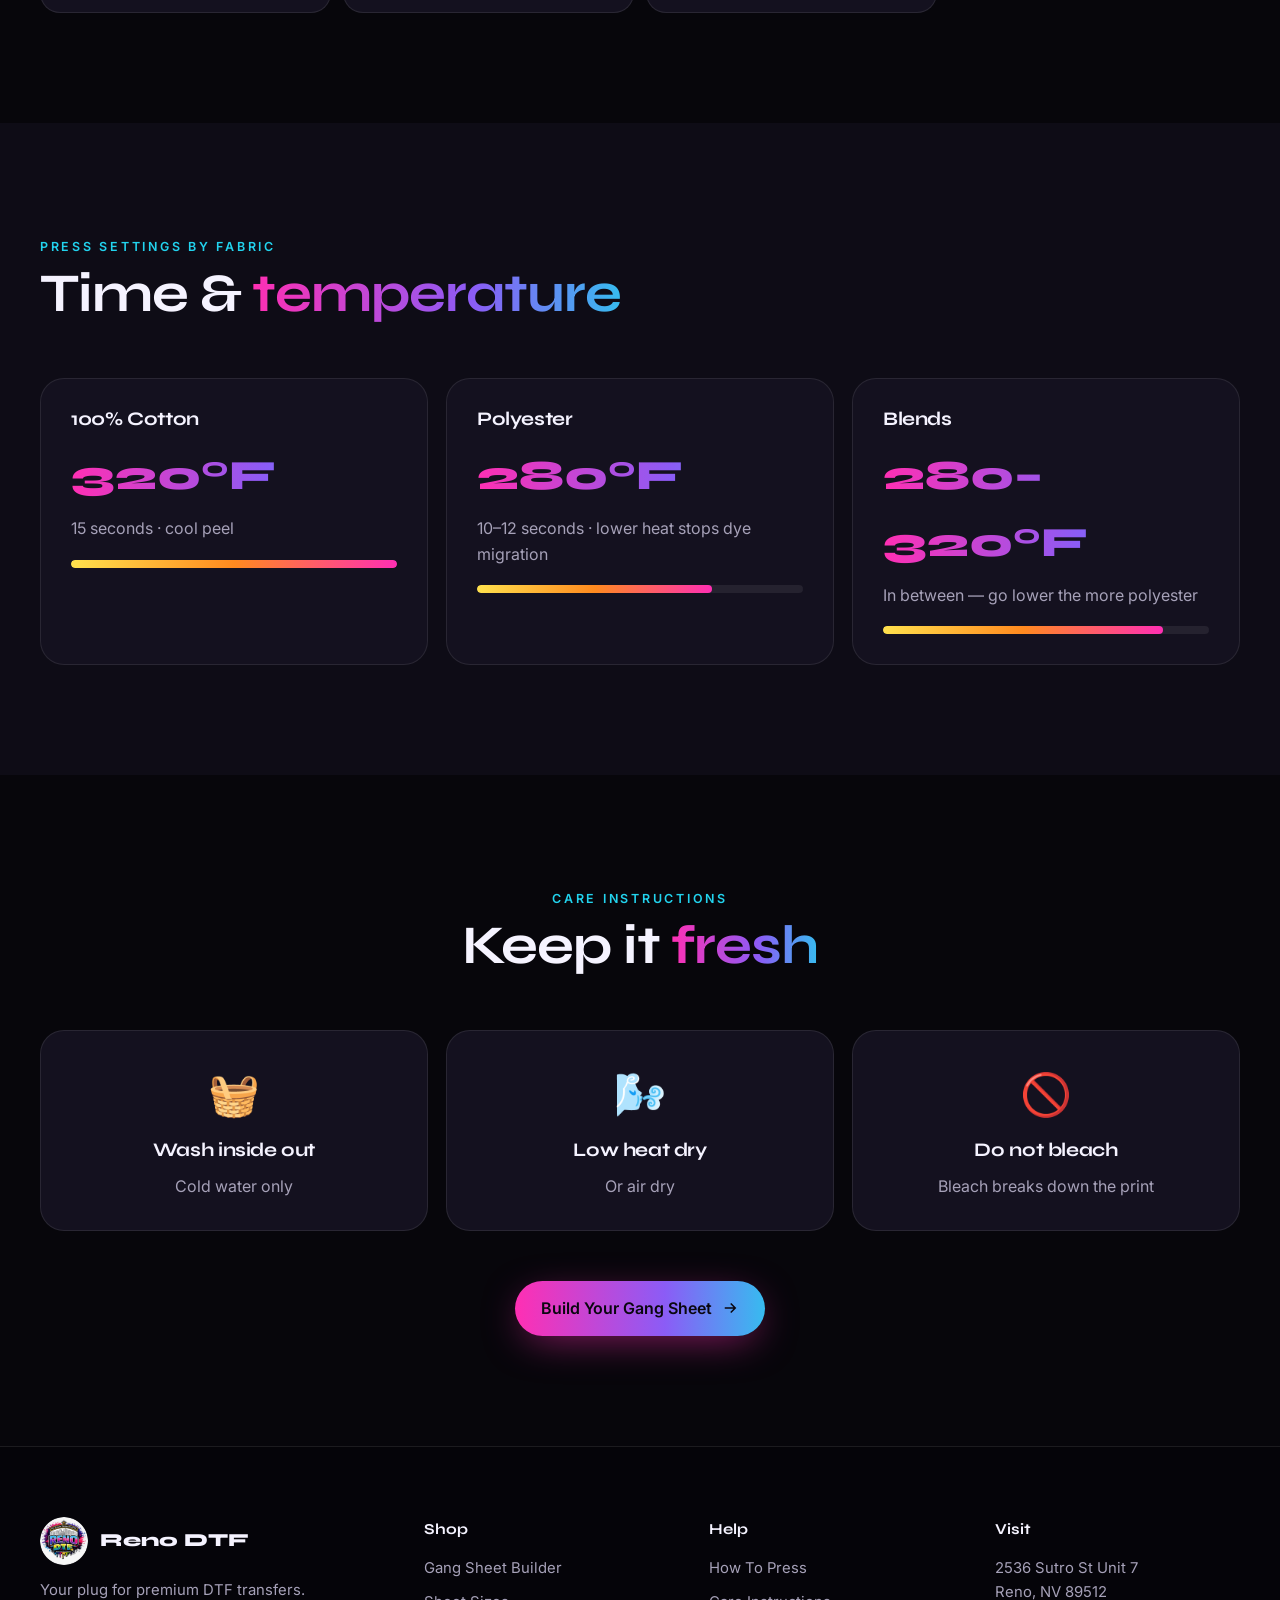
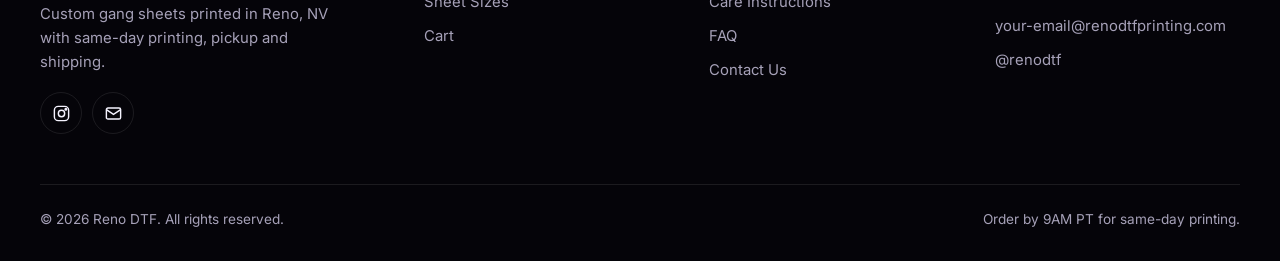
<file: how-to-use.html>
<!doctype html>
<html lang="en">
<head>
<meta charset="utf-8">
<meta name="viewport" content="width=device-width,initial-scale=1">
<title>How To Apply DTF Transfers | Reno DTF</title>
<meta name="description" content="Step-by-step guide to pressing Reno DTF transfers: 320°F, 15 seconds, cool peel, plus care instructions.">
<meta property="og:title" content="How To Apply DTF Transfers | Reno DTF">
<meta property="og:description" content="Step-by-step guide to pressing Reno DTF transfers: 320°F, 15 seconds, cool peel, plus care instructions.">
<meta property="og:image" content="/assets/img/gangsheet-flyer.jpg">
<meta name="theme-color" content="#07060b">
<link rel="icon" href="/assets/img/favicon.png">
<link rel="preconnect" href="https://fonts.googleapis.com">
<link rel="preconnect" href="https://fonts.gstatic.com" crossorigin>
<link href="https://fonts.googleapis.com/css2?family=Inter:wght@400;500;600;700&family=Syne:wght@600;700;800&display=swap" rel="stylesheet">
<link rel="stylesheet" href="/css/style.css">
<script type="application/ld+json">
{"@context":"https://schema.org","@type":"LocalBusiness","name":"Reno DTF","description":"Custom DTF transfers and gang sheets in Reno, NV with same-day printing, pickup and shipping.","url":"https://www.renodtfprinting.com","image":"https://www.renodtfprinting.com/assets/img/logo.png","video":"https://www.renodtfprinting.com/assets/video/print-floor.mp4","address":{"@type":"PostalAddress","streetAddress":"2536 Sutro St Unit 7","addressLocality":"Reno","addressRegion":"NV","postalCode":"89512","addressCountry":"US"},"sameAs":["https://www.instagram.com/renodtf/"]}
</script>
</head>
<body>
<div class="topbar"><div class="topbar-inner">
  <span class="pill">ORDER BY 9AM · PRINTED SAME DAY</span>
  <span><span data-countdown-label>Same-day cutoff in</span> <span class="countdown" data-countdown>--:--:--</span></span>
  <span>Pickup · Shipping · Reno, NV</span>
</div></div>
<header class="header"><nav class="nav container" aria-label="Main">
  <a class="brand" href="/"><img src="/assets/img/logo.png" alt="Reno DTF logo" width="48" height="48">Reno DTF</a>
  <div class="nav-links"><a href="/">Home</a><a href="/#order">Gang Sheets</a><a href="/#behind-the-scenes">Behind the Scenes</a><a href="/how-to-use.html" class="active">How To Use</a><a href="/contact.html">Contact / Pickup</a></div>
  <div class="nav-actions">
    <a class="icon-btn" data-ig aria-label="Instagram"><svg viewBox="0 0 24 24" fill="none" stroke="currentColor" stroke-width="1.8"><rect x="3" y="3" width="18" height="18" rx="5"/><circle cx="12" cy="12" r="4"/><circle cx="17.5" cy="6.5" r="1" fill="currentColor"/></svg></a>
    <a class="icon-btn" data-shop="login" aria-label="Sign in with Shop"><svg viewBox="0 0 24 24" fill="none" stroke="currentColor" stroke-width="1.8"><circle cx="12" cy="8" r="4"/><path d="M4 21c1.5-4 4.5-6 8-6s6.5 2 8 6"/></svg></a>
    <a class="icon-btn" data-shop="cart" aria-label="Cart"><svg viewBox="0 0 24 24" fill="none" stroke="currentColor" stroke-width="1.8"><path d="M5 8h14l-1 13H6L5 8Z"/><path d="M9 8V6a3 3 0 0 1 6 0v2"/></svg></a>
    <a class="btn btn-primary nav-cta" data-shop="builder">Build a Sheet</a>
    <button class="icon-btn menu-toggle" aria-label="Open menu" aria-expanded="false"><svg viewBox="0 0 24 24" fill="none" stroke="currentColor" stroke-width="1.8"><path d="M4 7h16M4 12h16M4 17h16"/></svg></button>
  </div>
</nav></header>
<div class="mobile-menu"><a href="/">Home</a><a href="/#order">Gang Sheets</a><a href="/#behind-the-scenes">Behind the Scenes</a><a href="/how-to-use.html" class="active">How To Use</a><a href="/contact.html">Contact / Pickup</a><a class="btn btn-primary" data-shop="builder">Build Your Gang Sheet</a><a class="btn btn-shop" data-shop="login">Sign in with Shop</a></div>
<main id="main">
<section class="page-hero">
  <div class="video-bg" aria-hidden="true">
    <video class="bg-video" autoplay muted loop playsinline preload="metadata" poster="/assets/video/print-floor-poster.jpg">
      <source src="/assets/video/print-floor.webm" type="video/webm">
      <source src="/assets/video/print-floor.mp4" type="video/mp4">
    </video>
    <div class="video-tint"></div><div class="scanlines"></div>
  </div>
  <canvas id="ink-canvas" aria-hidden="true"></canvas>
  <div class="container"><span class="eyebrow">Application & care</span><h1>How to press your <span class="grad-text">DTF transfers</span></h1><p class="lead">Everything you need for a clean, long-lasting press — in 7 easy steps.</p></div>
</section>
<section style="padding-top:20px"><div class="container">
  <div class="quick">
  <div class="reveal"><b class="grad-text">7</b><span>Easy steps</span></div>
  <div class="reveal d1"><b class="grad-text">15s</b><span>Press time</span></div>
  <div class="reveal d2"><b class="grad-text">320°F</b><span>Temperature</span></div>
  <div class="reveal d3"><b class="grad-text">Cool</b><span>Peel type</span></div>
</div>
  <div class="section-head reveal"><span class="eyebrow">What you’ll need</span></div>
  <div class="feature-grid" style="margin-bottom:70px">
    <div class="feature reveal"><div class="ico" style="color:var(--pink)"><svg viewBox="0 0 24 24" fill="none" stroke="currentColor" stroke-width="1.8"><rect x="3" y="4" width="18" height="6" rx="2"/><path d="M5 10v4h14v-4M8 18h8"/></svg></div><h3>Heat press or iron</h3><p>A heat press gives the most even results; a household iron works too.</p></div>
    <div class="feature reveal d1"><div class="ico" style="color:var(--cyan)"><svg viewBox="0 0 24 24" fill="none" stroke="currentColor" stroke-width="1.8"><circle cx="6" cy="18" r="3"/><circle cx="18" cy="18" r="3"/><path d="m8 16 10-13M16 16 6 3"/></svg></div><h3>Scissors</h3><p>Sharp scissors for clean edges around each design.</p></div>
    <div class="feature reveal d2"><div class="ico" style="color:var(--lime)"><svg viewBox="0 0 24 24" fill="none" stroke="currentColor" stroke-width="1.8"><path d="M8 3 3 7l3 3 2-1v12h8V9l2 1 3-3-5-4c-1 2-3 3-4 3s-3-1-4-3Z"/></svg></div><h3>Your fabric</h3><p>T-shirt, hoodie, tote bag — cotton, poly or blends.</p></div>
    <div class="feature reveal d3"><div class="ico" style="color:var(--yellow)"><svg viewBox="0 0 24 24" fill="none" stroke="currentColor" stroke-width="1.8"><rect x="5" y="3" width="14" height="18" rx="2"/><path d="M9 8h6M9 12h6M9 16h4"/></svg></div><h3>Parchment paper</h3><p>To cover the transfer and protect it during pressing.</p></div>
  </div>
  <div class="section-head reveal"><span class="eyebrow">Apply your transfer</span><h2>Step by step</h2></div>
  <div class="steps" style="grid-template-columns:repeat(auto-fit,minmax(240px,1fr))"><div class="step reveal d0"><div class="num" style="color:var(--pink)">01</div><h3>Cut Your Design</h3><p>Cut around your design from the gang sheet, leaving about a ¼-inch border.</p><p style="margin-top:10px;color:var(--pink);font-weight:600">Pro tip: Use sharp scissors for clean edges.</p></div><div class="step reveal d1"><div class="num" style="color:var(--violet)">02</div><h3>Pre-Press</h3><p>Pre-press the garment area for 3–5 seconds to remove moisture and wrinkles.</p><p style="margin-top:10px;color:var(--violet);font-weight:600">Pro tip: Helps the transfer adhere better and last longer.</p></div><div class="step reveal d2"><div class="num" style="color:var(--cyan)">03</div><h3>Position</h3><p>Place the transfer face-down: printed side on fabric, clear film facing up.</p><p style="margin-top:10px;color:var(--cyan);font-weight:600">Pro tip: Measure twice, press once.</p></div><div class="step reveal d3"><div class="num" style="color:var(--lime)">04</div><h3>Cover & Press</h3><p>Cotton 320°F / 15s. Poly 280°F / 10–12s. Blends in between.</p><p style="margin-top:10px;color:var(--lime);font-weight:600">Pro tip: Don’t slide the iron — press straight down.</p></div><div class="step reveal d0"><div class="num" style="color:var(--yellow)">05</div><h3>Let It Cool</h3><p>Let it cool about a minute, until cool to the touch, so the adhesive sets.</p><p style="margin-top:10px;color:var(--yellow);font-weight:600">Pro tip: Don’t rush the cooling step.</p></div><div class="step reveal d1"><div class="num" style="color:var(--orange)">06</div><h3>Peel & Enjoy</h3><p>Slowly peel the film from one corner. If anything lifts, press a few more seconds and cool.</p><p style="margin-top:10px;color:var(--orange);font-weight:600">Pro tip: Peel smooth and steady.</p></div><div class="step reveal d2"><div class="num" style="color:var(--pink)">07</div><h3>Re-Press</h3><p>Cover with parchment and re-press ~10s at 320°F for durability and wash resistance.</p><p style="margin-top:10px;color:var(--pink);font-weight:600">Pro tip: This final press locks it all in.</p></div></div>
</div></section>
<section style="background:var(--bg-2)"><div class="container">
  <div class="section-head reveal"><span class="eyebrow">Press settings by fabric</span><h2>Time & <span class="grad-text">temperature</span></h2></div>
  <div class="fabric">
  <div class="fab reveal"><h3>100% Cotton</h3><div class="temp grad-text">320°F</div><div class="meta">15 seconds · cool peel</div><div class="thermo"><span style="--w:100%"></span></div></div>
  <div class="fab reveal d1"><h3>Polyester</h3><div class="temp grad-text">280°F</div><div class="meta">10–12 seconds · lower heat stops dye migration</div><div class="thermo"><span style="--w:72%"></span></div></div>
  <div class="fab reveal d2"><h3>Blends</h3><div class="temp grad-text">280–320°F</div><div class="meta">In between — go lower the more polyester</div><div class="thermo"><span style="--w:86%"></span></div></div>
</div>
</div></section>
<section id="care"><div class="container">
  <div class="section-head center reveal"><span class="eyebrow">Care instructions</span><h2>Keep it <span class="grad-text">fresh</span></h2></div>
  <div class="fabric">
    <div class="fab reveal" style="text-align:center"><div style="font-size:2.6rem">🧺</div><h3 style="margin-top:12px">Wash inside out</h3><p class="meta">Cold water only</p></div>
    <div class="fab reveal d1" style="text-align:center"><div style="font-size:2.6rem">🌬️</div><h3 style="margin-top:12px">Low heat dry</h3><p class="meta">Or air dry</p></div>
    <div class="fab reveal d2" style="text-align:center"><div style="font-size:2.6rem">🚫</div><h3 style="margin-top:12px">Do not bleach</h3><p class="meta">Bleach breaks down the print</p></div>
  </div>
  <div style="text-align:center;margin-top:50px" class="reveal"><a class="btn btn-primary" data-shop="builder">Build Your Gang Sheet <svg viewBox="0 0 24 24" fill="none" stroke="currentColor" stroke-width="2"><path d="M5 12h14M13 6l6 6-6 6"/></svg></a></div>
</div></section>
</main>
<footer><div class="container">
  <div class="foot">
    <div>
      <a class="brand" href="/"><img src="/assets/img/logo.png" alt="" width="48" height="48">Reno DTF</a>
      <p>Your plug for premium DTF transfers. Custom gang sheets printed in Reno, NV with same-day printing, pickup and shipping.</p>
      <div class="socials"><a class="icon-btn" data-ig aria-label="Instagram"><svg viewBox="0 0 24 24" fill="none" stroke="currentColor" stroke-width="1.8"><rect x="3" y="3" width="18" height="18" rx="5"/><circle cx="12" cy="12" r="4"/><circle cx="17.5" cy="6.5" r="1" fill="currentColor"/></svg></a><a class="icon-btn" data-email data-keep-text aria-label="Email"><svg viewBox="0 0 24 24" fill="none" stroke="currentColor" stroke-width="1.8"><rect x="3" y="5" width="18" height="14" rx="2"/><path d="m3 7 9 6 9-6"/></svg></a></div>
    </div>
    <div><h5>Shop</h5><ul>
      <li><a data-shop="builder">Gang Sheet Builder</a></li>
      <li><a href="/#sizes">Sheet Sizes</a></li>
      <li><a data-shop="cart">Cart</a></li>
    </ul></div>
    <div><h5>Help</h5><ul>
      <li><a href="/how-to-use.html">How To Press</a></li>
      <li><a href="/how-to-use.html#care">Care Instructions</a></li>
      <li><a href="/#faq">FAQ</a></li>
      <li><a href="/contact.html">Contact Us</a></li>
    </ul></div>
    <div><h5>Visit</h5><ul>
      <li><a data-maps>2536 Sutro St Unit 7<br>Reno, NV 89512</a></li>
      <li><a data-email></a></li>
      <li><a data-ig>@renodtf</a></li>
    </ul></div>
  </div>
  <div class="copy"><span>© <span id="year"></span> Reno DTF. All rights reserved.</span><span>Order by 9AM PT for same-day printing.</span></div>
</div></footer>
<div class="toast" role="status">Opening your email app with the order details…</div>
<script src="/js/config.js"></script>
<script src="/js/main.js"></script>
</body>
</html>
</file>
<file: css/style.css>
/* ============ RENO DTF — Design tokens ============ */
:root{
  --bg:#07060b;
  --bg-2:#0e0c16;
  --card:#14111f;
  --line:rgba(255,255,255,.09);
  --text:#f5f3ff;
  --muted:#a6a1b8;
  --pink:#ff2fb3;
  --violet:#8b5cf6;
  --cyan:#22d3ee;
  --lime:#a3e635;
  --yellow:#ffe14d;
  --orange:#ff8a1f;
  --grad:linear-gradient(90deg,var(--pink),var(--violet) 30%,var(--cyan) 55%,var(--lime) 70%,var(--yellow) 85%,var(--pink));
  --radius:22px;
  --font-display:"Syne",system-ui,sans-serif;
  --font-body:"Inter",system-ui,sans-serif;
  --ease:cubic-bezier(.2,.8,.2,1);
}
*{box-sizing:border-box;margin:0;padding:0}
html{scroll-behavior:smooth}
body{background:var(--bg);color:var(--text);font-family:var(--font-body);line-height:1.6;overflow-x:hidden;-webkit-font-smoothing:antialiased}
img{max-width:100%;display:block}
a{color:inherit;text-decoration:none}
button{font:inherit;cursor:pointer;border:0;background:none;color:inherit}
.container{width:min(1200px,100% - 32px);margin-inline:auto}
.grad-text{background:var(--grad);-webkit-background-clip:text;background-clip:text;color:transparent;background-size:200% 100%;animation:shimmer 6s linear infinite}
@keyframes shimmer{to{background-position:200% 0}}
.eyebrow{font-size:.78rem;letter-spacing:.22em;text-transform:uppercase;color:var(--cyan);font-weight:600}
h1,h2,h3{font-family:var(--font-display);line-height:1.05;letter-spacing:-.02em}
h2{font-size:clamp(2rem,4.5vw,3.4rem);margin:.4rem 0 1rem}
.lead{color:var(--muted);font-size:1.08rem;max-width:620px}
section{padding:110px 0;position:relative}
.section-head{margin-bottom:56px}
.section-head.center{text-align:center}
.section-head.center .lead{margin-inline:auto}

/* ============ Buttons ============ */
.btn{display:inline-flex;align-items:center;gap:.6rem;padding:15px 26px;border-radius:999px;font-weight:600;transition:transform .3s var(--ease),box-shadow .3s var(--ease),background .3s}
.btn-primary{background:var(--grad);background-size:200% 100%;color:#0a0710;box-shadow:0 10px 40px -10px rgba(255,47,179,.6);animation:shimmer 5s linear infinite}
.btn-primary:hover{transform:translateY(-3px);box-shadow:0 18px 50px -12px rgba(34,211,238,.7)}
.btn-ghost{border:1px solid var(--line);background:rgba(255,255,255,.04);backdrop-filter:blur(8px)}
.btn-ghost:hover{background:rgba(255,255,255,.1);transform:translateY(-3px)}
.btn-shop{background:#5a31f4;color:#fff}
.btn-shop:hover{background:#4a22e0;transform:translateY(-3px)}
.btn svg{width:18px;height:18px}

/* ============ Announcement bar ============ */
.topbar{background:#000;border-bottom:1px solid rgba(255,225,77,.35);font-size:.85rem;font-weight:600;letter-spacing:.06em;overflow:hidden}
.topbar-inner{display:flex;justify-content:center;align-items:center;gap:18px;padding:10px 16px;flex-wrap:wrap;text-align:center}
.topbar .pill{color:var(--cyan)}
.countdown{font-variant-numeric:tabular-nums;color:var(--yellow);background:rgba(255,225,77,.08);padding:3px 10px;border-radius:8px}

/* ============ Header ============ */
.header{position:sticky;top:0;z-index:50;background:rgba(7,6,11,.72);backdrop-filter:blur(16px) saturate(140%);border-bottom:1px solid var(--line);transition:background .3s}
.nav{display:flex;align-items:center;justify-content:space-between;height:76px}
.brand{display:flex;align-items:center;gap:12px;font-family:var(--font-display);font-weight:800;font-size:1.15rem}
.brand img{width:48px;height:48px;border-radius:50%;animation:spinglow 8s linear infinite}
@keyframes spinglow{0%,100%{filter:drop-shadow(0 0 6px rgba(255,47,179,.55))}50%{filter:drop-shadow(0 0 12px rgba(34,211,238,.7))}}
.nav-links{display:flex;gap:30px;font-size:.95rem;color:var(--muted)}
.nav-links a{position:relative;transition:color .2s}
.nav-links a:hover,.nav-links a.active{color:var(--text)}
.nav-links a::after{content:"";position:absolute;left:0;bottom:-6px;height:2px;width:0;background:var(--grad);transition:width .3s var(--ease)}
.nav-links a:hover::after,.nav-links a.active::after{width:100%}
.nav-actions{display:flex;align-items:center;gap:10px}
.icon-btn{width:42px;height:42px;display:grid;place-items:center;border-radius:50%;border:1px solid var(--line);transition:background .2s}
.icon-btn:hover{background:rgba(255,255,255,.08)}
.icon-btn svg{width:19px;height:19px}
.nav-cta{padding:11px 20px;font-size:.9rem}
.menu-toggle{display:none}
.mobile-menu{display:none}

/* ============ Hero ============ */
.hero{min-height:calc(100vh - 116px);display:flex;align-items:center;padding:80px 0;overflow:hidden}
#ink-canvas{position:absolute;inset:0;width:100%;height:100%;z-index:1;opacity:.55;mix-blend-mode:screen;pointer-events:none}
.hero::after{z-index:1;content:"";position:absolute;inset:0;background:radial-gradient(ellipse at 30% 50%,transparent 0%,rgba(7,6,11,.55) 70%),linear-gradient(to bottom,transparent 70%,var(--bg));z-index:1;pointer-events:none}
.hero-grid{position:relative;z-index:2;display:grid;grid-template-columns:1.1fr .9fr;gap:60px;align-items:center}
.hero h1{font-size:clamp(2.8rem,6.4vw,5.6rem);font-weight:800;margin:18px 0 22px}
.hero h1 .line{display:block;overflow:hidden}
.hero h1 .line span{display:inline-block;transform:translateY(110%);animation:rise 1s var(--ease) forwards}
.hero h1 .line:nth-child(2) span{animation-delay:.12s}
.hero h1 .line:nth-child(3) span{animation-delay:.24s}
@keyframes rise{to{transform:none}}
.hero .lead{font-size:1.15rem;margin-bottom:34px;color:#d6d1e6}
.hero-ctas{display:flex;gap:14px;flex-wrap:wrap}
.hero-badges{display:flex;gap:22px;margin-top:40px;flex-wrap:wrap;color:var(--muted);font-size:.9rem}
.hero-badges span{display:flex;align-items:center;gap:8px}
.hero-badges i{width:8px;height:8px;border-radius:50%;background:var(--lime);box-shadow:0 0 12px var(--lime);animation:pulse 2s infinite}
@keyframes pulse{50%{opacity:.35}}

/* Peel stage — looping "transfer peel" animation */
.peel-stage{position:relative;aspect-ratio:1/1;max-width:500px;margin-inline:auto;width:100%}
.peel-glow{position:absolute;inset:8%;border-radius:50%;background:conic-gradient(from 0deg,var(--pink),var(--violet),var(--cyan),var(--lime),var(--yellow),var(--pink));filter:blur(60px);opacity:.55;animation:rotate 12s linear infinite}
@keyframes rotate{to{transform:rotate(360deg)}}
.shirt{position:absolute;inset:6%;display:grid;place-items:center}
.shirt svg{width:100%;height:100%;filter:drop-shadow(0 30px 50px rgba(0,0,0,.6))}
.print{position:absolute;width:38%;top:33%;left:31%;border-radius:50%;animation:printIn 8s var(--ease) infinite}
.film{position:absolute;width:44%;aspect-ratio:1;top:30%;left:28%;border-radius:14px;
  background:linear-gradient(135deg,rgba(255,255,255,.55),rgba(255,255,255,.12) 40%,rgba(255,255,255,.35));
  border:1px solid rgba(255,255,255,.6);backdrop-filter:blur(1px);transform-origin:top right;animation:peel 8s var(--ease) infinite;box-shadow:0 10px 30px rgba(0,0,0,.25)}
.film::after{content:"";position:absolute;inset:0;border-radius:inherit;background:linear-gradient(115deg,transparent 30%,rgba(255,255,255,.8) 45%,transparent 60%);background-size:250% 100%;animation:sheen 2.6s linear infinite}
@keyframes sheen{to{background-position:-150% 0}}
@keyframes peel{
  0%,12%{transform:translateY(-140%) rotate(-8deg);opacity:0}
  24%,52%{transform:none;opacity:1}
  68%{transform:perspective(600px) rotateY(-70deg) rotateZ(10deg) translate(30%,-20%);opacity:.9}
  78%,100%{transform:perspective(600px) rotateY(-90deg) translate(80%,-60%);opacity:0}
}
@keyframes printIn{
  0%,22%{opacity:0;transform:scale(.92);filter:blur(4px)}
  30%,92%{opacity:1;transform:none;filter:none}
  100%{opacity:0}
}
.press-tag{position:absolute;padding:10px 14px;border-radius:14px;background:rgba(20,17,31,.85);border:1px solid var(--line);backdrop-filter:blur(10px);font-size:.82rem;font-weight:600;display:flex;align-items:center;gap:8px;animation:float 6s ease-in-out infinite}
.press-tag b{font-family:var(--font-display);font-size:1.05rem}
.press-tag.t1{top:6%;left:0;color:var(--yellow)}
.press-tag.t2{top:44%;right:-4%;color:var(--cyan);animation-delay:-2s}
.press-tag.t3{bottom:6%;left:8%;color:var(--pink);animation-delay:-4s}
@keyframes float{50%{transform:translateY(-14px)}}

/* ============ Marquee ============ */
.marquee{border-block:1px solid var(--line);background:#000;overflow:hidden;padding:20px 0;position:relative;z-index:2}
.marquee-track{display:flex;gap:50px;width:max-content;animation:marquee 30s linear infinite;font-family:var(--font-display);font-weight:800;font-size:1.5rem;text-transform:uppercase;white-space:nowrap}
.marquee-track span{display:flex;align-items:center;gap:50px}
.marquee-track span::after{content:"✦";color:var(--pink)}
.marquee-track span:nth-child(3n+2)::after{color:var(--cyan)}
.marquee-track span:nth-child(3n)::after{color:var(--yellow)}
@keyframes marquee{to{transform:translateX(-50%)}}

/* ============ Features ============ */
.feature-grid{display:grid;grid-template-columns:repeat(4,1fr);gap:18px}
.feature{background:var(--card);border:1px solid var(--line);border-radius:var(--radius);padding:30px 26px;position:relative;overflow:hidden;transition:transform .4s var(--ease),border-color .4s}
.feature::before{content:"";position:absolute;inset:-1px;border-radius:inherit;padding:1px;background:var(--grad);-webkit-mask:linear-gradient(#000 0 0) content-box,linear-gradient(#000 0 0);-webkit-mask-composite:xor;mask-composite:exclude;opacity:0;transition:opacity .4s}
.feature:hover{transform:translateY(-6px)}
.feature:hover::before{opacity:1}
.feature .ico{width:52px;height:52px;border-radius:14px;display:grid;place-items:center;margin-bottom:20px;background:rgba(255,255,255,.05)}
.feature .ico svg{width:26px;height:26px}
.feature h3{font-size:1.25rem;margin-bottom:8px}
.feature p{color:var(--muted);font-size:.95rem}

/* ============ Order paths ============ */
.paths{display:grid;grid-template-columns:1.3fr 1fr;gap:22px}
.path-card{border-radius:28px;overflow:hidden;background:var(--card);border:1px solid var(--line);display:flex;flex-direction:column}
.path-card .media{overflow:hidden;aspect-ratio:16/11;background:#000}
.path-card .media img{width:100%;height:100%;object-fit:cover;transition:transform 1.2s var(--ease)}
.path-card:hover .media img{transform:scale(1.05)}
.path-card .body{padding:30px}
.path-card h3{font-size:1.6rem;margin-bottom:10px}
.path-card p{color:var(--muted);margin-bottom:22px}
.stack{display:flex;flex-direction:column;gap:22px}
.mini-card{padding:28px;border-radius:28px;background:var(--card);border:1px solid var(--line);flex:1}
.mini-card h3{font-size:1.3rem;margin:8px 0}
.mini-card p{color:var(--muted);margin-bottom:18px}

/* ============ Sizes ============ */
.sizes-wrap{display:grid;grid-template-columns:.9fr 1.1fr;gap:50px;align-items:center}
.sizes{display:grid;grid-template-columns:repeat(2,1fr);gap:12px}
.size{padding:16px 18px;border-radius:16px;border:1px solid var(--line);background:rgba(255,255,255,.03);display:flex;justify-content:space-between;align-items:center;transition:all .3s var(--ease)}
.size:hover{border-color:var(--cyan);background:rgba(34,211,238,.07);transform:translateX(4px)}
.size b{font-family:var(--font-display)}
.size small{color:var(--muted)}
.size-bar{height:6px;border-radius:6px;background:var(--grad);margin-top:6px}
.price-box{padding:34px;border-radius:28px;background:radial-gradient(circle at 20% 0%,rgba(255,47,179,.18),transparent 60%),var(--card);border:1px solid var(--line)}
.price{font-family:var(--font-display);font-size:4rem;font-weight:800;line-height:1}
.price-box ul{list-style:none;margin:24px 0 28px;display:grid;gap:10px;color:#d6d1e6}
.price-box li::before{content:"✓";color:var(--lime);margin-right:10px;font-weight:700}

/* ============ Steps ============ */
.steps{display:grid;grid-template-columns:repeat(7,1fr);gap:12px;counter-reset:s}
.step{background:var(--card);border:1px solid var(--line);border-radius:20px;padding:22px 18px;position:relative}
.step .num{font-family:var(--font-display);font-weight:800;font-size:2.2rem;line-height:1}
.step h3{font-size:1rem;margin:12px 0 8px}
.step p{color:var(--muted);font-size:.85rem}
.quick{display:grid;grid-template-columns:repeat(4,1fr);gap:14px;margin-bottom:40px}
.quick div{padding:24px;border-radius:20px;background:rgba(255,255,255,.03);border:1px solid var(--line);text-align:center}
.quick b{display:block;font-family:var(--font-display);font-size:2.2rem}
.quick span{color:var(--muted);font-size:.85rem;text-transform:uppercase;letter-spacing:.12em}

/* ============ Fabric ============ */
.fabric{display:grid;grid-template-columns:repeat(3,1fr);gap:18px}
.fab{padding:30px;border-radius:24px;border:1px solid var(--line);background:var(--card)}
.fab .temp{font-family:var(--font-display);font-size:2.6rem;font-weight:800}
.fab .meta{color:var(--muted);margin-top:6px}
.fab h3{margin-bottom:14px;font-size:1.2rem}
.thermo{height:8px;border-radius:8px;background:rgba(255,255,255,.07);overflow:hidden;margin-top:18px}
.thermo span{display:block;height:100%;border-radius:8px;background:linear-gradient(90deg,var(--yellow),var(--orange),var(--pink));width:0;transition:width 1.6s var(--ease)}
.in .thermo span{width:var(--w)}

/* ============ Pickup ============ */
.pickup{display:grid;grid-template-columns:1.2fr .8fr;gap:30px;align-items:stretch}
.pickup-img{border-radius:28px;overflow:hidden;border:1px solid var(--line)}
.pickup-img{background:#000;display:flex;align-items:center}
.pickup-img img{width:100%;height:auto}
.pickup-info{padding:34px;border-radius:28px;background:var(--card);border:1px solid var(--line);display:flex;flex-direction:column;gap:22px}
.pickup-info .row{display:flex;gap:14px}
.pickup-info .row svg{flex:none;width:24px;height:24px;color:var(--pink);margin-top:3px}
.pickup-info h4{font-family:var(--font-display);font-size:1.05rem;margin-bottom:2px}
.pickup-info p{color:var(--muted);font-size:.95rem}

/* ============ FAQ ============ */
.faq{max-width:820px;margin-inline:auto}
.faq details{border-bottom:1px solid var(--line);padding:22px 0}
.faq summary{list-style:none;cursor:pointer;display:flex;justify-content:space-between;align-items:center;font-weight:600;font-size:1.08rem}
.faq summary::-webkit-details-marker{display:none}
.faq summary::after{content:"+";font-size:1.6rem;color:var(--cyan);transition:transform .3s}
.faq details[open] summary::after{transform:rotate(45deg)}
.faq details p{color:var(--muted);margin-top:12px}

/* ============ CTA ============ */
.cta-band{border-radius:32px;padding:70px 40px;text-align:center;position:relative;overflow:hidden;background:#0b0912;border:1px solid var(--line)}
.cta-band::before{content:"";position:absolute;inset:-50%;background:conic-gradient(from 0deg,transparent,rgba(255,47,179,.35),transparent 30%,rgba(34,211,238,.35),transparent 60%,rgba(255,225,77,.3),transparent);animation:rotate 14s linear infinite}
.cta-band::after{content:"";position:absolute;inset:2px;border-radius:30px;background:#0b0912}
.cta-band > *{position:relative;z-index:1}
.cta-band .hero-ctas{justify-content:center;margin-top:26px}

/* ============ Contact ============ */
.contact-grid{display:grid;grid-template-columns:1fr 1fr;gap:30px}
.form{padding:34px;border-radius:28px;background:var(--card);border:1px solid var(--line);display:grid;gap:16px}
.form .two{display:grid;grid-template-columns:1fr 1fr;gap:16px}
.form label{font-size:.85rem;color:var(--muted);display:grid;gap:6px}
.form input,.form select,.form textarea{width:100%;padding:14px 16px;border-radius:14px;background:#0b0912;border:1px solid var(--line);color:var(--text);font:inherit;transition:border-color .2s,box-shadow .2s}
.form input:focus,.form select:focus,.form textarea:focus{outline:none;border-color:var(--cyan);box-shadow:0 0 0 4px rgba(34,211,238,.15)}
.form textarea{min-height:140px;resize:vertical}
.form-note{font-size:.82rem;color:var(--muted)}
.account-card{padding:34px;border-radius:28px;background:radial-gradient(circle at 80% 0%,rgba(90,49,244,.3),transparent 60%),var(--card);border:1px solid var(--line)}
.account-card .btns{display:grid;gap:12px;margin-top:22px}
.account-card .split{display:grid;grid-template-columns:1fr 1fr;gap:12px}

/* ============ Page hero (inner pages) ============ */
.page-hero{padding:90px 0 60px;overflow:hidden}
.page-hero h1{font-size:clamp(2.4rem,5.5vw,4.4rem);margin:14px 0}
.page-hero .container{position:relative;z-index:2}
.page-hero::after{content:"";position:absolute;inset:0;background:linear-gradient(90deg,rgba(7,6,11,.75),rgba(7,6,11,.2)),linear-gradient(to bottom,transparent 60%,var(--bg));z-index:1;pointer-events:none}

/* ============ Footer ============ */
footer{border-top:1px solid var(--line);padding:70px 0 30px;background:#050409}
.foot{display:grid;grid-template-columns:1.4fr 1fr 1fr 1fr;gap:40px}
.foot h5{font-family:var(--font-display);font-size:.95rem;margin-bottom:16px}
.foot ul{list-style:none;display:grid;gap:10px;color:var(--muted);font-size:.93rem}
.foot a:hover{color:var(--text)}
.foot .brand{margin-bottom:14px}
.foot p{color:var(--muted);font-size:.93rem;max-width:300px}
.socials{display:flex;gap:10px;margin-top:18px}
.copy{margin-top:50px;padding-top:24px;border-top:1px solid var(--line);color:var(--muted);font-size:.85rem;display:flex;justify-content:space-between;flex-wrap:wrap;gap:10px}

/* ============ Reveal on scroll ============ */
.reveal{opacity:0;transform:translateY(40px);transition:opacity 1s var(--ease),transform 1s var(--ease)}
.reveal.in{opacity:1;transform:none}
.reveal.d1{transition-delay:.1s}.reveal.d2{transition-delay:.2s}.reveal.d3{transition-delay:.3s}

/* Cursor glow */
.cursor-glow{position:fixed;width:420px;height:420px;border-radius:50%;pointer-events:none;z-index:0;background:radial-gradient(circle,rgba(139,92,246,.14),transparent 65%);transform:translate(-50%,-50%);transition:opacity .3s}

/* Toast */
.toast{position:fixed;bottom:24px;left:50%;transform:translate(-50%,120px);opacity:0;background:var(--card);border:1px solid var(--line);padding:14px 22px;border-radius:14px;z-index:100;transition:transform .5s var(--ease),opacity .5s;font-size:.92rem}
.toast.show{transform:translate(-50%,0);opacity:1}


/* ============ Video backgrounds ============ */
.video-bg{position:absolute;inset:0;z-index:0;overflow:hidden;background:#000}
.bg-video{width:100%;height:100%;object-fit:cover;transform:scale(1.08);filter:saturate(1.25) contrast(1.08) brightness(.75);animation:slowzoom 22s ease-in-out infinite alternate}
@keyframes slowzoom{to{transform:scale(1.18) translateX(-2%)}}
.video-tint{position:absolute;inset:0;background:
  linear-gradient(100deg,rgba(7,6,11,.92) 0%,rgba(7,6,11,.7) 38%,rgba(7,6,11,.25) 70%,rgba(7,6,11,.55) 100%),
  linear-gradient(120deg,rgba(255,47,179,.28),rgba(139,92,246,.18) 40%,rgba(34,211,238,.22) 75%,rgba(255,225,77,.15));
  mix-blend-mode:normal}
.scanlines{position:absolute;inset:0;pointer-events:none;background:repeating-linear-gradient(to bottom,rgba(255,255,255,.035) 0 1px,transparent 1px 3px);mix-blend-mode:overlay}
.scan-beam{position:absolute;left:0;right:0;height:22%;top:-25%;background:linear-gradient(to bottom,transparent,rgba(34,211,238,.10),rgba(255,47,179,.08),transparent);animation:beam 7s linear infinite;pointer-events:none}
@keyframes beam{to{top:110%}}
.page-hero .video-tint{background:linear-gradient(90deg,rgba(7,6,11,.92),rgba(7,6,11,.55)),linear-gradient(120deg,rgba(255,47,179,.25),rgba(34,211,238,.2))}
.page-hero .bg-video{filter:saturate(1.2) brightness(.55)}

/* Viewfinder overlay (camera frame) */
.viewfinder{position:absolute;inset:24px;z-index:2;pointer-events:none;font:600 .72rem/1 "Inter",monospace;letter-spacing:.16em;color:rgba(255,255,255,.75)}
.viewfinder i{position:absolute;width:26px;height:26px;border:2px solid rgba(255,255,255,.55)}
.viewfinder i:nth-child(1){top:0;left:0;border-right:0;border-bottom:0}
.viewfinder i:nth-child(2){top:0;right:0;border-left:0;border-bottom:0}
.viewfinder i:nth-child(3){bottom:0;left:0;border-right:0;border-top:0}
.viewfinder i:nth-child(4){bottom:0;right:0;border-left:0;border-top:0}
.rec{position:absolute;top:6px;left:40px;display:flex;align-items:center;gap:8px}
.rec b{width:9px;height:9px;border-radius:50%;background:#ff3b3b;box-shadow:0 0 10px #ff3b3b;animation:pulse 1.2s infinite}
.tc{position:absolute;top:6px;right:40px;font-variant-numeric:tabular-nums}

/* ============ Behind the scenes ============ */
.bts{background:radial-gradient(ellipse at 80% 20%,rgba(139,92,246,.14),transparent 55%),var(--bg-2);overflow:hidden}
.bts-grid{display:grid;grid-template-columns:1fr 1fr;gap:70px;align-items:center}
.process{list-style:none;display:grid;gap:10px;margin:32px 0 22px}
.process li{display:flex;gap:18px;padding:18px 20px;border-radius:18px;border:1px solid transparent;transition:all .5s var(--ease);opacity:.5;cursor:default}
.process li.active{opacity:1;background:var(--card);border-color:var(--line);transform:translateX(8px)}
.p-num{font-family:var(--font-display);font-weight:800;font-size:1.4rem;color:var(--muted);transition:color .4s}
.process li.active .p-num{background:var(--grad);-webkit-background-clip:text;background-clip:text;color:transparent}
.process h4{font-family:var(--font-display);font-size:1.08rem;margin-bottom:2px}
.process p{color:var(--muted);font-size:.92rem}
.process-bar{height:3px;border-radius:3px;background:rgba(255,255,255,.08);overflow:hidden}
.process-bar span{display:block;height:100%;width:25%;background:var(--grad);transition:width .8s var(--ease)}
.bts-media{position:relative;height:620px}
.monitor{position:absolute;border-radius:22px;overflow:hidden;background:#0b0912;border:1px solid var(--line);box-shadow:0 40px 80px -20px rgba(0,0,0,.7),0 0 0 1px rgba(255,255,255,.04)}
.monitor:first-child{width:56%;right:4%;top:0;aspect-ratio:9/16;max-height:620px;z-index:2;animation:float 8s ease-in-out infinite}
.monitor-alt{width:62%;left:0;bottom:40px;aspect-ratio:16/10;z-index:1;animation:float 9s ease-in-out infinite;animation-delay:-3s}
.monitor::before{content:"";position:absolute;inset:-1px;border-radius:inherit;padding:1px;background:var(--grad);-webkit-mask:linear-gradient(#000 0 0) content-box,linear-gradient(#000 0 0);-webkit-mask-composite:xor;mask-composite:exclude;opacity:.6;z-index:3;pointer-events:none}
.monitor-top{display:flex;align-items:center;gap:6px;padding:10px 14px;background:rgba(255,255,255,.04);border-bottom:1px solid var(--line);font-size:.72rem;color:var(--muted)}
.monitor-top span{width:9px;height:9px;border-radius:50%;background:#ff5f57}
.monitor-top span:nth-child(2){background:#febc2e}.monitor-top span:nth-child(3){background:#28c840}
.monitor-top em{margin-left:auto;font-style:normal;letter-spacing:.08em}
.monitor-screen{position:relative;height:calc(100% - 37px)}
.monitor-screen video{width:100%;height:100%;object-fit:cover;filter:saturate(1.15) contrast(1.05)}
.rec.small{top:12px;left:12px;font-size:.68rem;letter-spacing:.14em;background:rgba(0,0,0,.55);padding:6px 10px;border-radius:999px;color:#fff}
.press-tag.bts-tag{top:auto;bottom:6px;right:auto;left:40%;z-index:3}

/* CTA with video */
.cta-video{position:absolute;inset:2px;width:calc(100% - 4px);height:calc(100% - 4px);object-fit:cover;border-radius:30px;z-index:1;opacity:.28;filter:saturate(1.3)}
.cta-band::after{z-index:0}
.cta-band > *:not(.cta-video){z-index:2}

@media (max-width:900px){
  .bts-grid{grid-template-columns:1fr;gap:40px}
  .bts-media{height:560px;max-width:520px;margin-inline:auto;width:100%}
  .viewfinder{inset:12px}
  .rec{left:32px}.tc{right:32px}
}
@media (max-width:560px){
  .bts-media{height:480px}
  .process li.active{transform:none}
  .tc{display:none}
  .rec{font-size:.62rem}
}

/* ============ Responsive ============ */
@media (max-width:1180px){
  .nav-links{gap:20px;font-size:.9rem}
}
@media (max-width:1080px){
  .steps{grid-template-columns:repeat(4,1fr)}
  .feature-grid{grid-template-columns:repeat(2,1fr)}
}
@media (max-width:900px){
  section{padding:80px 0}
  .nav-links,.nav-cta{display:none}
  .menu-toggle{display:grid}
  .mobile-menu{position:fixed;left:0;right:0;top:var(--menu-top,116px);background:rgba(7,6,11,.97);backdrop-filter:blur(14px);border-bottom:1px solid var(--line);padding:20px 16px 28px;flex-direction:column;gap:6px;z-index:49}
  .mobile-menu.open{display:flex}
  .mobile-menu a{padding:14px 6px;border-bottom:1px solid var(--line);font-size:1.05rem}
  .mobile-menu .btn{margin-top:14px;justify-content:center}
  .hero-grid,.paths,.sizes-wrap,.pickup,.contact-grid{grid-template-columns:1fr}
  .peel-stage{max-width:380px}
  .fabric{grid-template-columns:1fr}
  .quick{grid-template-columns:repeat(2,1fr)}
  .foot{grid-template-columns:1fr 1fr}
}
@media (max-width:560px){
  .topbar-inner > span:nth-child(3){display:none}
  .topbar-inner{gap:8px;padding:8px 12px;font-size:.78rem}
  .feature-grid,.sizes,.form .two{grid-template-columns:1fr}
  .steps{grid-template-columns:1fr 1fr}
  .foot{grid-template-columns:1fr}
  .hero{padding:50px 0}
  .cta-band{padding:50px 22px}
  .press-tag.t2{right:0}
}
@media (prefers-reduced-motion:reduce){
  *,*::before,*::after{animation-duration:.001ms!important;animation-iteration-count:1!important;transition-duration:.001ms!important}
  .reveal{opacity:1;transform:none}
  .hero h1 .line span{transform:none}
}
</file>
